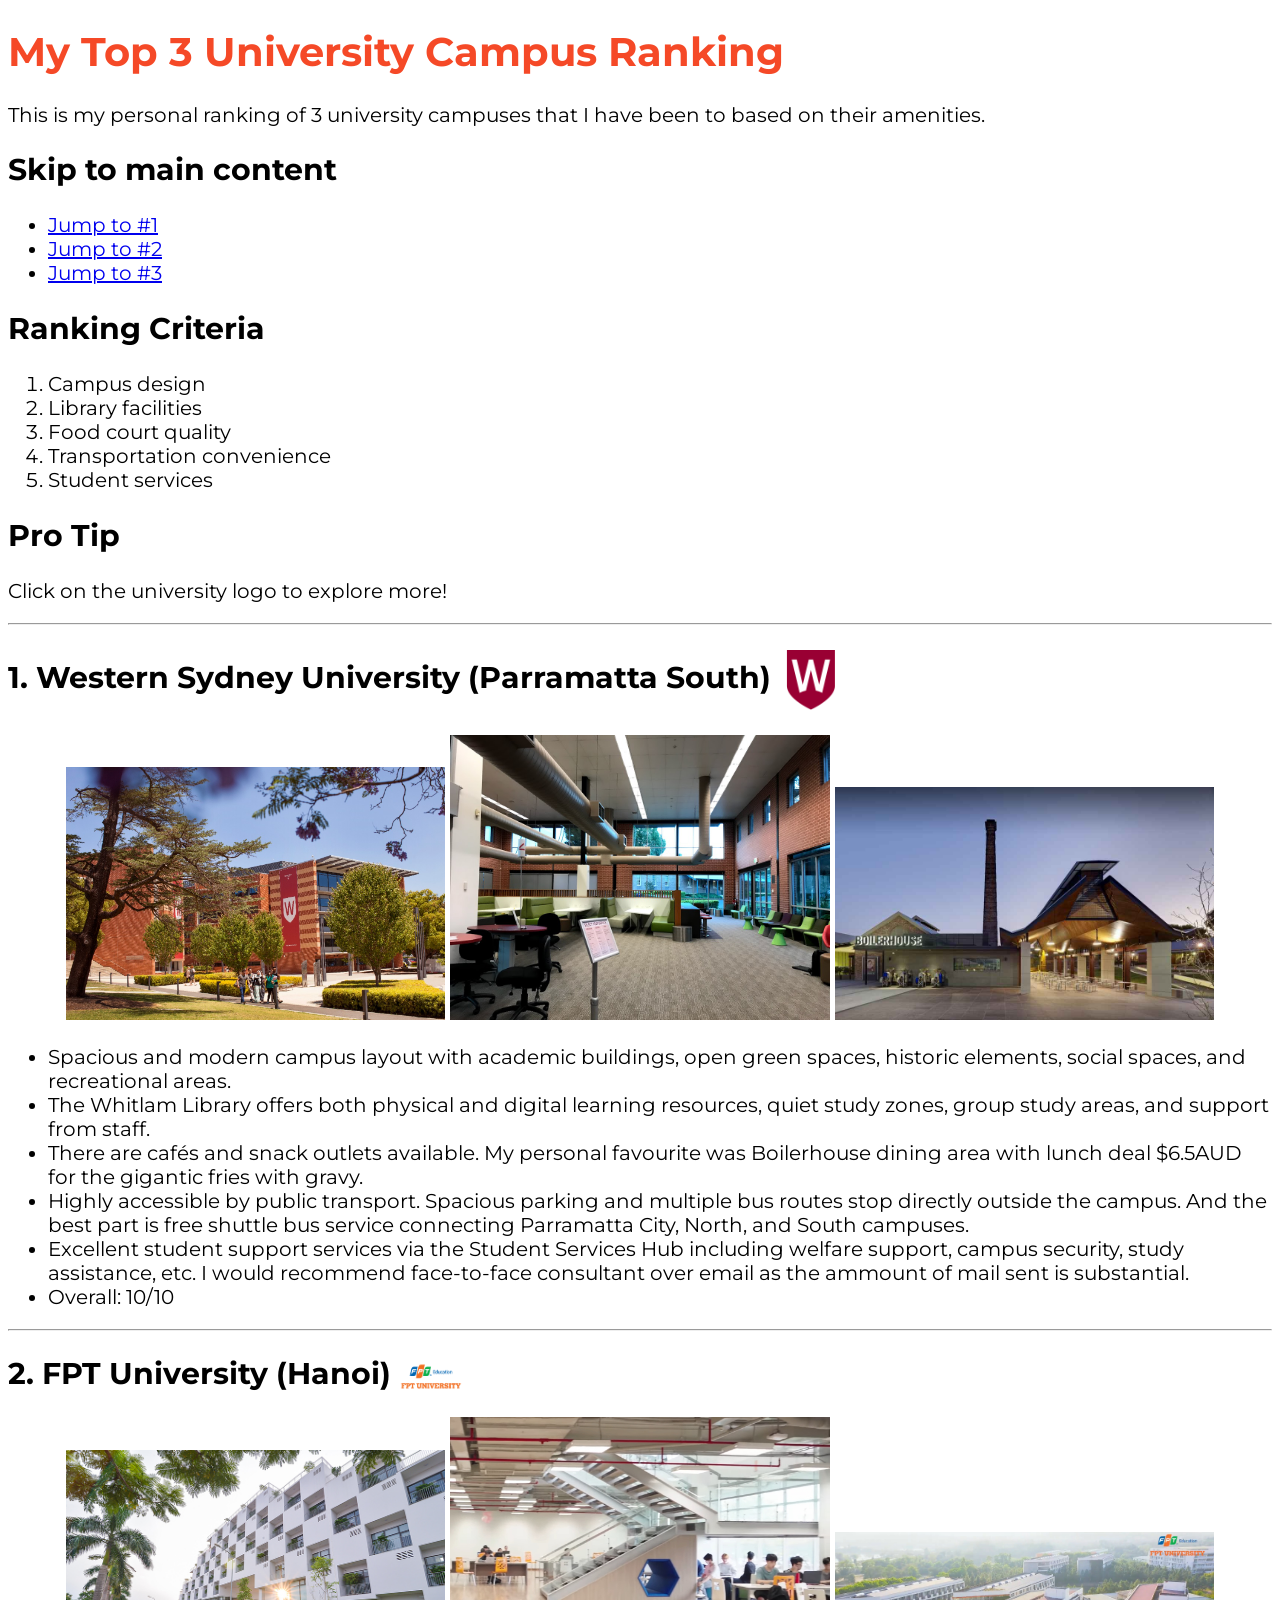
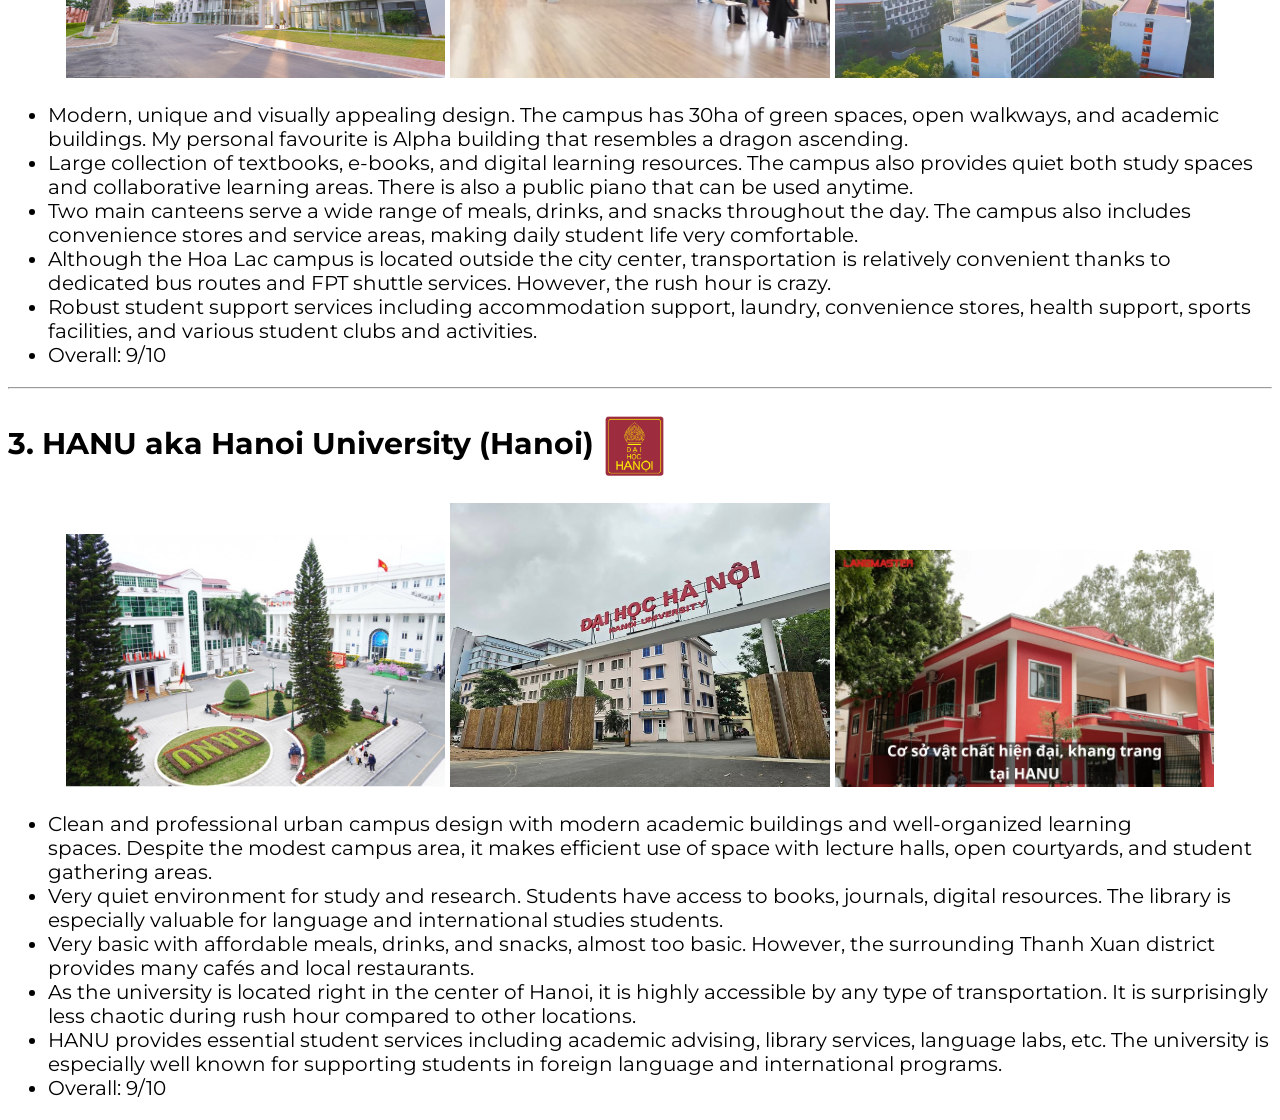
<file: 1. Introduction to HTML5/index.html>
<!--
	Grading Checklist
	doctype, head element, body element
	At least three semantic tags including main and h1
	At least one list with a minimum of three items
	At least three images
	At least one link to an external source
	Validate your site
	Host and share your site
	Peer review 3 other sites

	https://webaim.org/resources/htmlcheatsheet/HTML%20Semantics%20and%20Accessibility%20Cheat%20Sheet.pdf
	-->

	<!DOCTYPE html>
	<html lang = "en">
		<head>
			<meta charset="UTF-8">
			<meta name="viewport" content="width=device-width, initial-scale=1.0">
			<meta http-equiv = "X-UA-Compatible" content = "ie=edge">
			<title>My University List</title>
			<link rel = "stylesheet" href = "assets/stylesheets/main.css">
			<link rel = "icon" type="image/png" href = "assets/icons/education.png">
			<link rel="preconnect" href="https://fonts.googleapis.com">
			<link rel="preconnect" href="https://fonts.gstatic.com" crossorigin>
			<link href="https://fonts.googleapis.com/css2?family=Montserrat:ital,wght@0,100..900;1,100..900&display=swap" rel="stylesheet">
		</head>
		
		<body>
			<header>
				<h1>My Top 3 University Campus Ranking</h1>
				<p>This is my personal ranking of 3 university campuses that I have been to based on their amenities.</p>
			</header>
			
			<nav>
				<h2>Skip to main content</h2>
				<ul>
					<li><a href = "#wsu">Jump to #1</a></li>
					<li><a href = "#fpt">Jump to #2</a></li>
					<li><a href = "#hanu">Jump to #3</a></li>
				</ul>
			</nav>
			
			<section id = "criteria">
				<h2>Ranking Criteria</h2>
				<ol>
					<li>Campus design</li>
					<li>Library facilities</li>
					<li>Food court quality</li>
					<li>Transportation convenience</li>
					<li>Student services</li>
				</ol>
			</section>
			
			<aside id = "tip">
				<h2>Pro Tip</h2>
				<p>Click on the university logo to explore more!</p>
			</aside>
			
			<hr>
			
			<main>
				<section id = "wsu">
					<h2>
						1. Western Sydney University (Parramatta South)
						<a href = "https://www.westernsydney.edu.au/future/our-campuses/parramatta-south-campus" title = "Go to WSU Parramatta South Official Website" target = "_blank">
							<img src = "assets/images/wsu_logo.png" class = "logo" alt = "WSU Logo">
						</a>
					</h2>
					<div class = "campus_img">
						<img src = "assets/images/wsu.jpg" alt = "WSU Parramatta South Campus Front View">
						<img src = "assets/images/whitlam_library.jpg" alt = "WSU Whitlam Library">
						<img src = "assets/images/boiler_house.jpg" alt = "WSU Boilerhouse Side View">
					</div>
					<ul>
						<li>Spacious and modern campus layout with academic buildings, open green spaces, historic elements, social spaces, and recreational areas.</li>
						<li>The Whitlam Library offers both physical and digital learning resources, quiet study zones, group study areas, and support from staff.</li>
						<li>There are cafés and snack outlets available. My personal favourite was Boilerhouse dining area with lunch deal $6.5AUD for the gigantic fries with gravy.</li>
						<li>Highly accessible by public transport. Spacious parking and multiple bus routes stop directly outside the campus. And the best part is free shuttle bus service connecting Parramatta City, North, and South campuses.</li>
						<li>Excellent student support services via the Student Services Hub including welfare support, campus security, study assistance, etc. I would recommend face-to-face consultant over email as the ammount of mail sent is substantial.</li>
						<li>Overall: 10/10</li>
					</ul>
				</section>
				
				<hr>
				
				<section id = "fpt">
					<h2>
						2. FPT University (Hanoi)
						<a href = "https://daihoc.fpt.edu.vn/hn/" title = "Go to FPTU Hanoi Official Website" target = "_blank">
							<img src = "assets/images/fpt_logo.png" alt = "FPTU Logo" class = "logo">
						</a>
					</h2>
					<div class = "campus_img">
						<img src = "assets/images/alpha.jpg" alt = "FPTU Alpha Building">
						<img src = "assets/images/fpt_library.jpeg" alt = "FPTU Library">
						<img src = "assets/images/fpt_dom.jpeg" alt = "FPTU Student Dom">
					</div>
					<ul>
						<li>Modern, unique and visually appealing design. The campus has 30ha of green spaces, open walkways, and academic buildings. My personal favourite is Alpha building that resembles a dragon ascending.</li>
						<li>Large collection of textbooks, e-books, and digital learning resources. The campus also provides quiet both study spaces and collaborative learning areas. There is also a public piano that can be used anytime.</li>
						<li>Two main canteens serve a wide range of meals, drinks, and snacks throughout the day. The campus also includes convenience stores and service areas, making daily student life very comfortable.</li>
						<li>Although the Hoa Lac campus is located outside the city center, transportation is relatively convenient thanks to dedicated bus routes and FPT shuttle services. However, the rush hour is crazy.</li>
						<li>Robust student support services including accommodation support, laundry, convenience stores, health support, sports facilities, and various student clubs and activities.</li>
						<li>Overall: 9/10</li>
					</ul>
				</section>
				
				<hr>
				
				<section id = "hanu">
					<h2>
						3. HANU aka Hanoi University (Hanoi)
						<a href = "https://hanu.vn/" title = "Go to HANU Official website">
							<img src = "assets/images/hanu_logo.png" class = "logo" alt = "HANU Logo" target = "_blank">
						</a>
					</h2>
					<div class = "campus_img">
						<img src = "assets/images/hanu_top_view.webp" alt = "HANU Main Campus">
						<img src = "assets/images/hanu_entrance.jpg" alt = "HANU Entrance">
						<img src = "assets/images/hanu_library.webp" alt = "Student Dom">
					</div>
					<ul>
						<li>Clean and professional urban campus design with modern academic buildings and well-organized learning spaces. Despite the modest campus area, it makes efficient use of space with lecture halls, open courtyards, and student gathering areas.</li>
						<li>Very quiet environment for study and research. Students have access to books, journals, digital resources. The library is especially valuable for language and international studies students.</li>
						<li>Very basic with affordable meals, drinks, and snacks, almost too basic. However, the surrounding Thanh Xuan district provides many cafés and local restaurants.</li>
						<li>As the university is located right in the center of Hanoi, it is highly accessible by any type of transportation. It is surprisingly less chaotic during rush hour compared to other locations.</li>
						<li>HANU provides essential student services including academic advising, library services, language labs, etc. The university is especially well known for supporting students in foreign language and international programs.</li>
						<li>Overall: 9/10</li>
					</ul>
				</section>
				
			</main>
			
		</body>

	</html>
</file>
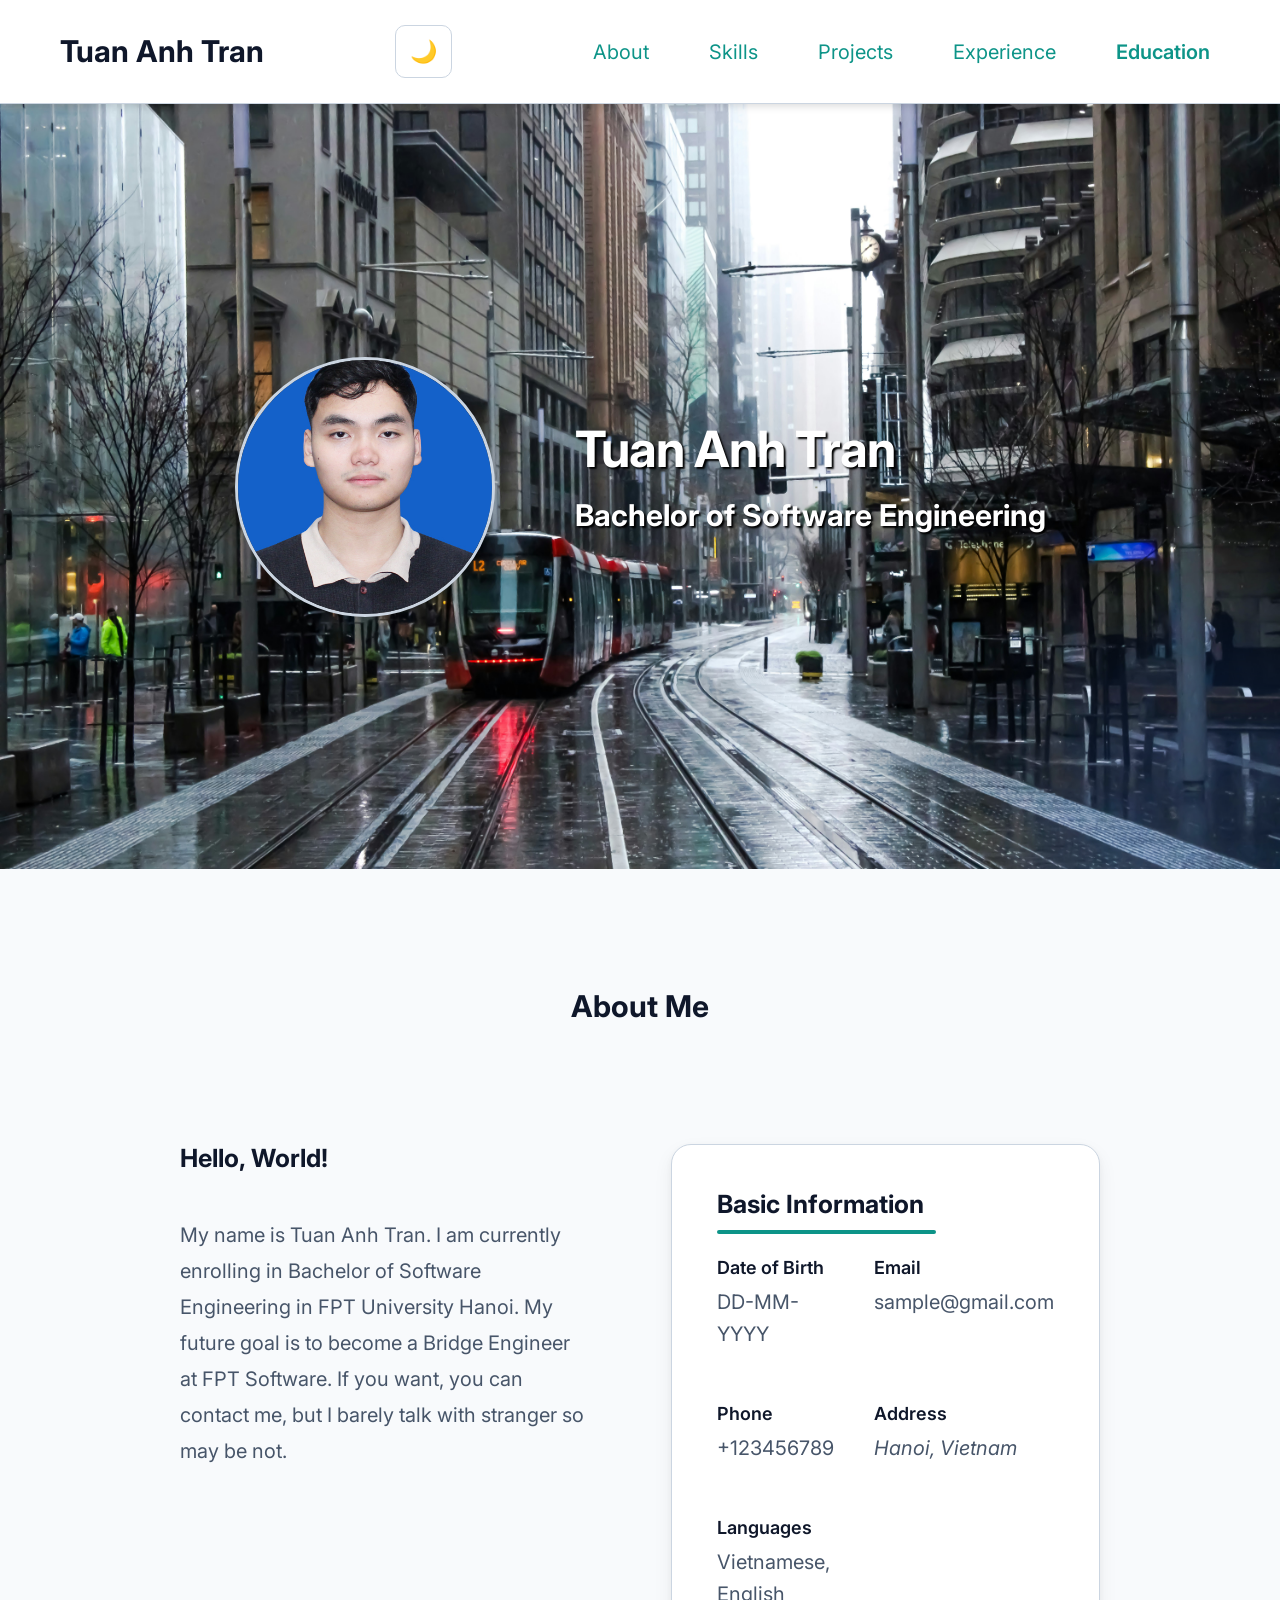
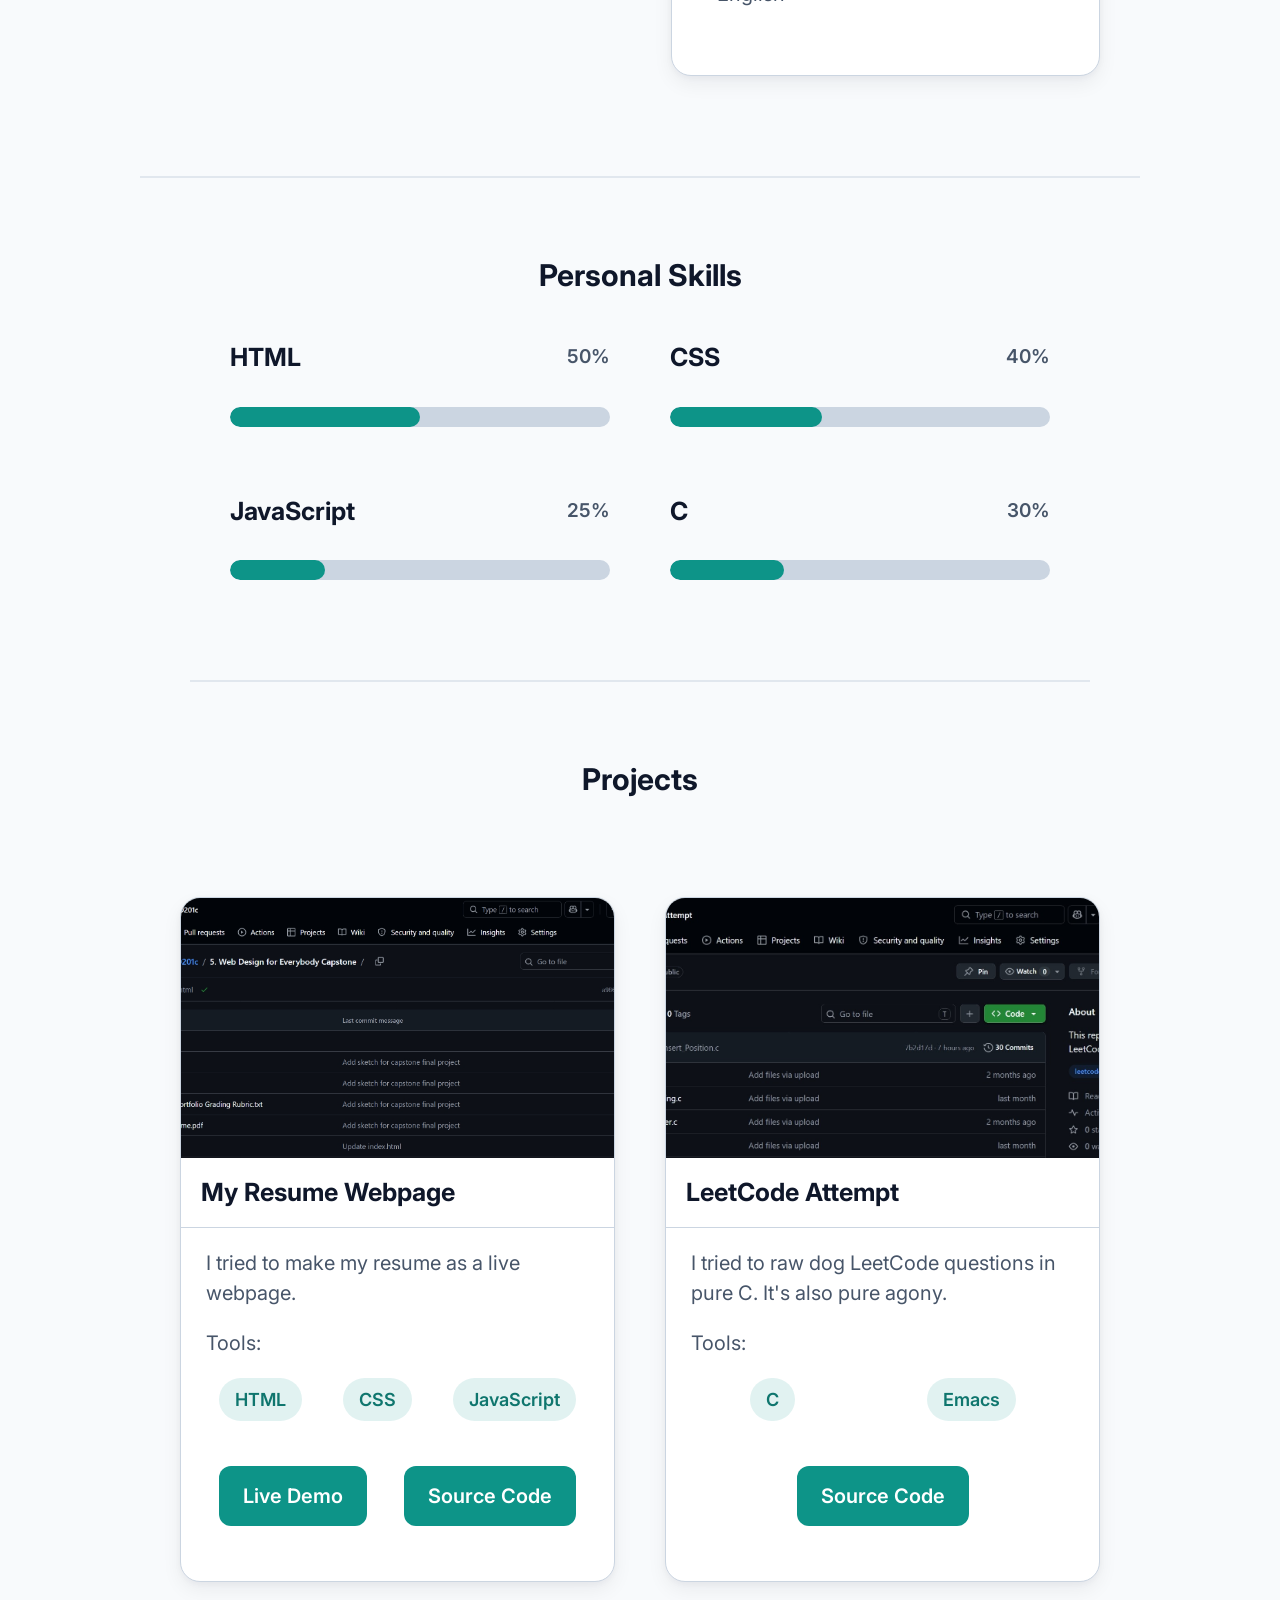
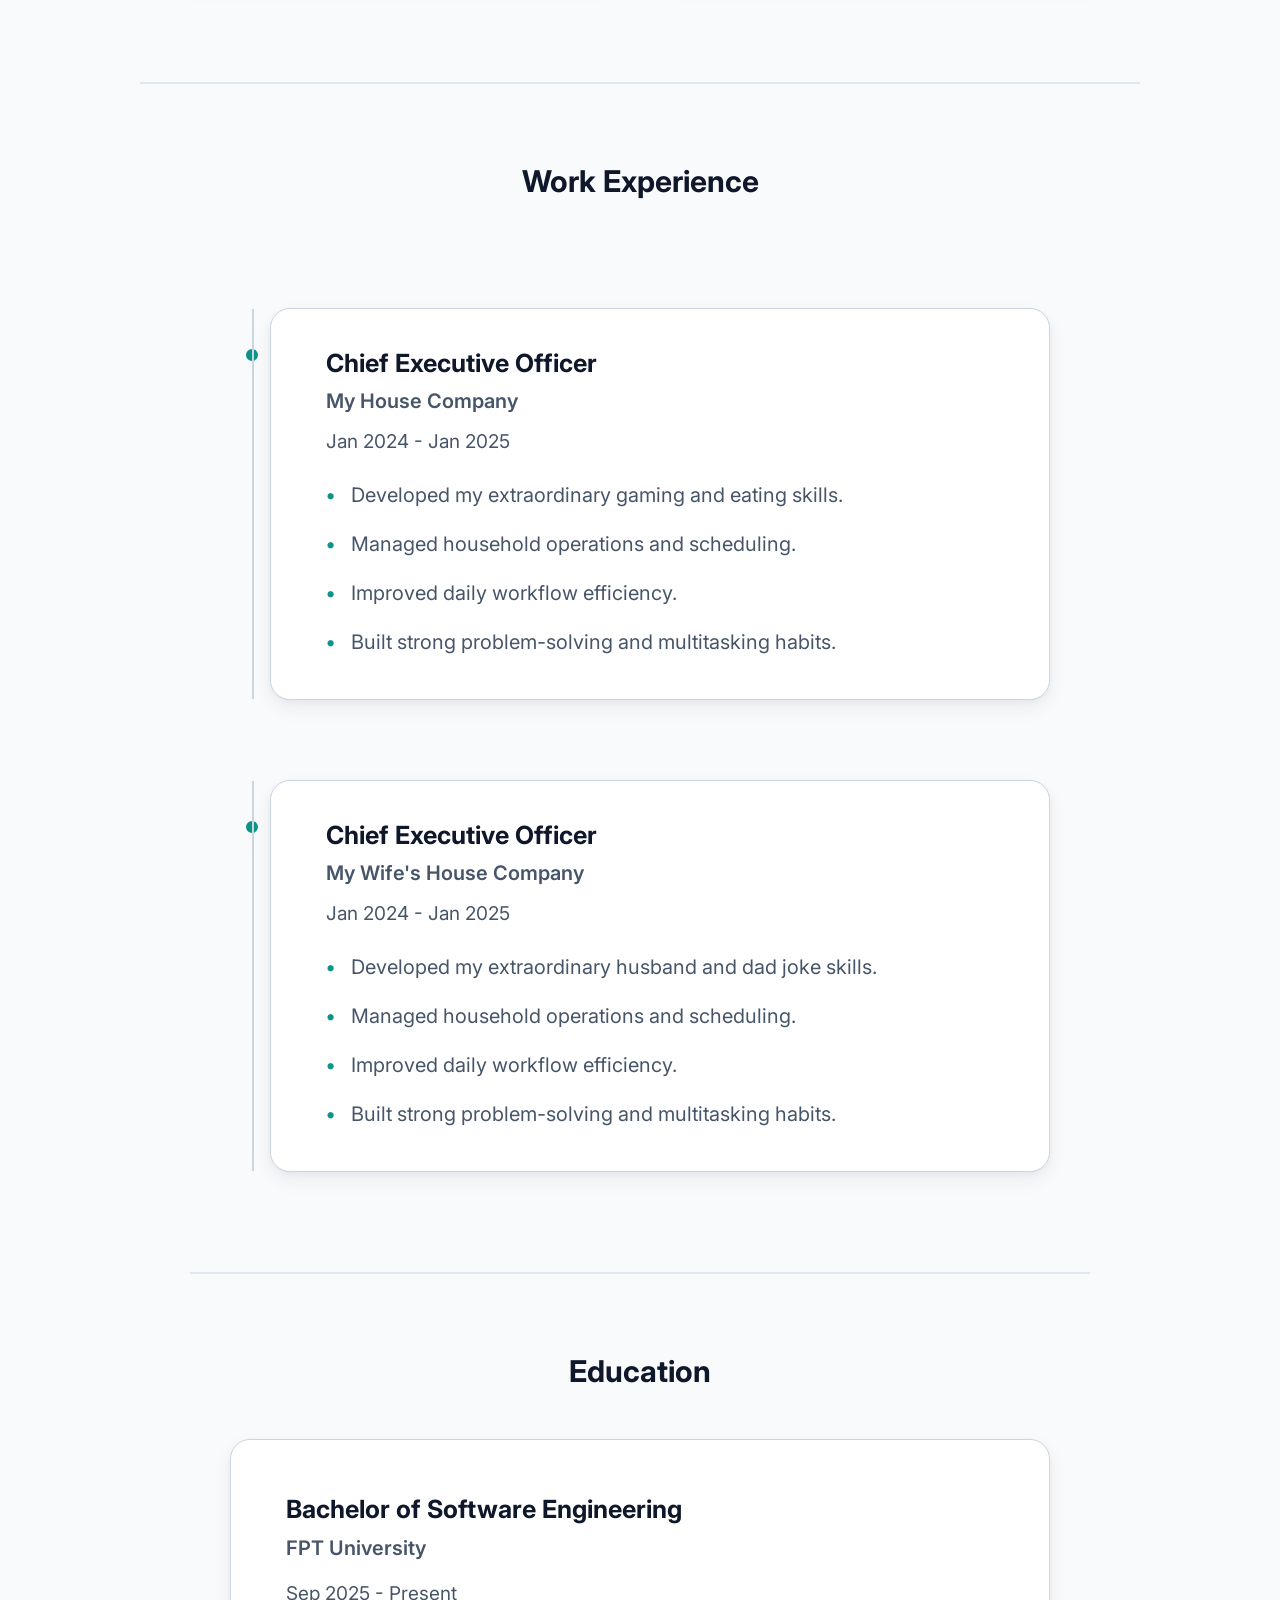
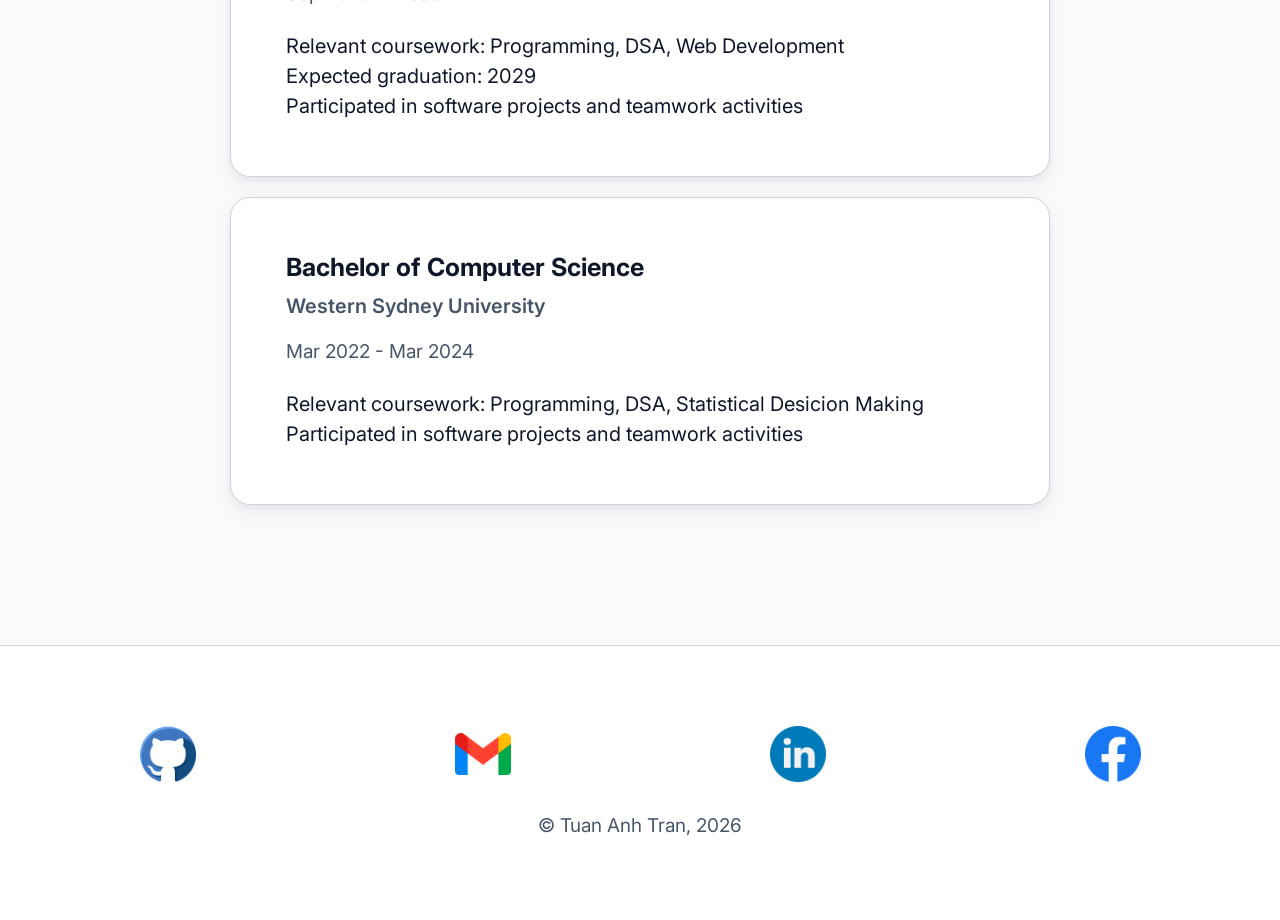
<file: 5. Web Design for Everybody Capstone/index.html>
<!DOCTYPE html>
<html lang = "en">
<head>
	<meta charset="UTF-8">
	<meta name="viewport" content="width=device-width, initial-scale=1.0">
	<title>Tuan Anh Tran Resume Webpage</title>
	<link rel="icon" href="images/user-profile.png" type="image/x-icon">
	<link rel="stylesheet" href="stylesheets/main.css">
	<script src="js/script.js" defer></script>
	
	<link rel="preconnect" href="https://fonts.googleapis.com">
	<link rel="preconnect" href="https://fonts.gstatic.com" crossorigin>
	<link href="https://fonts.googleapis.com/css2?family=Inter:ital,opsz,wght@0,14..32,100..900;1,14..32,100..900&display=swap" rel="stylesheet">
</head>

<body>
	<a href="#main" id="skip_link">Skip to main content</a>

	<nav id="nav_bar">
		<h2 class="nav_name">Tuan Anh Tran</h2>
		
		<button
			class="theme_toggle"
			aria-label="Toggle dark mode"
			aria-pressed="false"
			type="button">
			&#x1F319;
		</button>

		<button
			class="nav_toggle"
			aria-label="Toggle navigation"
			aria-expanded="false"
			aria-controls="nav_menu" type="button">
			&#9776;
		</button>

		<ul
			id="nav_menu"
			class="nav_menu"
			aria-hidden="true">

			<li><a href="#about">About</a></li>
			<li><a href="#skills">Skills</a></li>
			<li><a href="#projects">Projects</a></li>
			<li><a href="#xp">Experience</a></li>
			<li><a href="#education">Education</a></li>
		</ul>
	</nav>

	<header id="overview">
		<section>
			<img src="images/ID.JPG" alt = "My ID Photo">

				<div class="overview_content">
					<h1>Tuan Anh Tran</h1>
					<h2>Bachelor of Software Engineering</h2>
				</div>
		</section>
	</header>

	<main id="main">
		<section id="about">
			<h2>About Me</h2>

			<div class="about_content">
				<h3>Hello, World!</h3>
				<p>
					My name is Tuan Anh Tran. I am currently enrolling in Bachelor of Software Engineering in FPT University Hanoi. My future goal is to become a Bridge Engineer at FPT Software. If you want, you can contact me, but I barely talk with stranger so may be not.
				</p>
			</div>

			<div class="about_info">
				<h3>Basic Information</h3>

				<dl>
					<div class="info_item">
						<dt>Date of Birth</dt>
						<dd>DD-MM-YYYY</dd>
					</div>
					
					<div class="info_item">
						<dt>Email</dt>
						<dd>sample@gmail.com</dd>
					</div>

					<div class="info_item">
						<dt>Phone</dt>
						<dd>+123456789</dd>
					</div>
					
					<div class="info_item">
						<dt>Address</dt>
						<dd><address>Hanoi, Vietnam</address></dd>
					</div>
					
					<div class="info_item">
						<dt>Languages</dt>
						<dd>Vietnamese, English</dd>
					</div>
				</dl>
			</div>
		</section>

		<section id="skills">
			<h2>Personal Skills</h2>

			<ul>
				<li>
					<div class="skill_label">
						<h3>HTML</h3>
						<span>50%</span>
					</div>

					<div
						class="skill_bar"
						role="progressbar"
						aria-label="HTML skill level"
						aria-valuenow="50"
						aria-valuemin="0"
						aria-valuemax="100">

						<div class="skill_fill html"></div>
					</div>
				</li>

				<li>
					<div class="skill_label">
						<h3>CSS</h3>
						<span>40%</span>
					</div>

					<div
						class="skill_bar"
						role="progressbar"
						aria-label="CSS skill level"
						aria-valuenow="40"
						aria-valuemin="0"
						aria-valuemax="100">

						<div class="skill_fill css"></div>
					</div>
				</li>

				<li>
					<div class="skill_label">
						<h3>JavaScript</h3>
						<span>25%</span>
					</div>

					<div
						class="skill_bar"
						role="progressbar"
						aria-label="JavaScript skill level"
						aria-valuenow="25"
						aria-valuemin="0"
						aria-valuemax="100">

						<div class="skill_fill js"></div>
					</div>
				</li>

				<li>
					<div class="skill_label">
						<h3>C</h3>
						<span>30%</span>
					</div>

					<div
						class="skill_bar"
						role="progressbar"
						aria-label="C programming skill level"
						aria-valuenow="30"
						aria-valuemin="0"
						aria-valuemax="100">

						<div class="skill_fill c"></div>
					</div>
				</li>
			</ul>
		</section>

		<section id="projects">
			<h2>Projects</h2>

			<article class="project project1">
				<figure>
					<img src="images/github_web.jpeg" alt="Homepage preview of personal resume website">
					<figcaption><h3>My Resume Webpage</h3></figcaption>
				</figure>

				<p>I tried to make my resume as a live webpage.</p>

				<p>Tools:</p>
				<ul>
					<li>HTML</li>
					<li>CSS</li>
					<li>JavaScript</li>
				</ul>
				
				<div class="project_links">
					<p>
						<a href="https://tankank.github.io/WED201c/5.%20Web%20Design%20for%20Everybody%20Capstone"
						   target="_blank"
						   rel="noopener noreferrer">
							Live Demo
						</a>
					</p>

					<p>
						<a href="https://github.com/TankAnk/WED201c/tree/main/5.%20Web%20Design%20for%20Everybody%20Capstone"
						   target="_blank"
						   rel="noopener noreferrer">
							Source Code
						</a>
					</p>
				</div>
			</article>

			<article class="project project2">
				<figure>
					<img src="images/github_leetcode.jpeg" alt="Screenshot of LeetCode attempt project">
					<figcaption><h3>LeetCode Attempt</h3></figcaption>
				</figure>

				<p>I tried to raw dog LeetCode questions in pure C. It's also pure agony.</p>

				<p>Tools:</p>
				<ul>
					<li>C</li>
					<li>Emacs</li>
				</ul>
				
				<div class="project_links">
					<p>
						<a href="https://github.com/TankAnk/LeetCode_Attempt"
						   target="_blank"
						   rel="noopener noreferrer">
							Source Code
						</a>
					</p>
				</div>
			</article>
		</section>

		<section id="xp">
			<h2>Work Experience</h2>

			<article class="job job1">
				<h3>Chief Executive Officer</h3>
				<p>My House Company</p>
				<p>
					<time datetime="2024-01">Jan 2024</time> -
					<time datetime="2025-01">Jan 2025</time>
				</p>
				<ul class="job_achievements">
					<li>Developed my extraordinary gaming and eating skills.</li>
					<li>Managed household operations and scheduling.</li>
					<li>Improved daily workflow efficiency.</li>
					<li>Built strong problem-solving and multitasking habits.</li>
				</ul>
			</article>

			<article class="job job2">
				<h3>Chief Executive Officer</h3>
				<p>My Wife's House Company</p>
				<p>
					<time datetime="2024-01">Jan 2024</time> -
					<time datetime="2025-01">Jan 2025</time>
				</p>
				<ul class="job_achievements">
					<li>Developed my extraordinary husband and dad joke skills.</li>
					<li>Managed household operations and scheduling.</li>
					<li>Improved daily workflow efficiency.</li>
					<li>Built strong problem-solving and multitasking habits.</li>
				</ul>
			</article>
		</section>

		<section id="education">
			<h2>Education</h2>

			<article class="uni uni1">
				<h3>Bachelor of Software Engineering</h3>
				<p>FPT University</p>

				<p>
					<time datetime="2025-09">Sep 2025</time> - Present
				</p>

				<ul class="edu_details">
					<li>Relevant coursework: Programming, DSA, Web Development</li>
					<li>Expected graduation: 2029</li>
					<li>Participated in software projects and teamwork activities</li>
				</ul>
			</article>
			
			<article class="uni uni2">
				<h3>Bachelor of Computer Science</h3>
				<p>Western Sydney University</p>

				<p>
					<time datetime="2022-03">Mar 2022</time> - <time datetime="2024-03">Mar 2024</time>
				</p>

				<ul class="edu_details">
					<li>Relevant coursework: Programming, DSA, Statistical Desicion Making</li>
					<li>Participated in software projects and teamwork activities</li>
				</ul>
			</article>
		</section>

	</main>

	<footer>
		<nav aria-label="Contact and Social Links">
			<a href="https://github.com/TankAnk" aria-label="GitHub profile" target="_blank" rel="noopener noreferrer">
				<img src="images/github.png" alt="GitHub Profile">
			</a>

			<a href="mailto:trantuananh14082003@gmail.com" aria-label="Gmail Address"> 
				<img src="images/gmail.png" alt="Send Email">
			</a>

			<a href="https://www.linkedin.com/in/tuan-anh-tran-63315b25b" aria-label="LinkedIn profile"
			   target="_blank"
			   rel="noopener noreferrer">
				<img src="images/linkedin.png" alt="LinkedIn Profile">
			</a>

			<a href="https://www.facebook.com/tuanannh.tran.35" aria-label="Facebook profile"
			   target="_blank"
			   rel="noopener noreferrer">
				<img src="images/facebook.png" alt="Facebook Profile">
			</a>
		</nav>

		<p>&copy; Tuan Anh Tran, 2026</p>
	</footer>
</body>
</html>
</file>
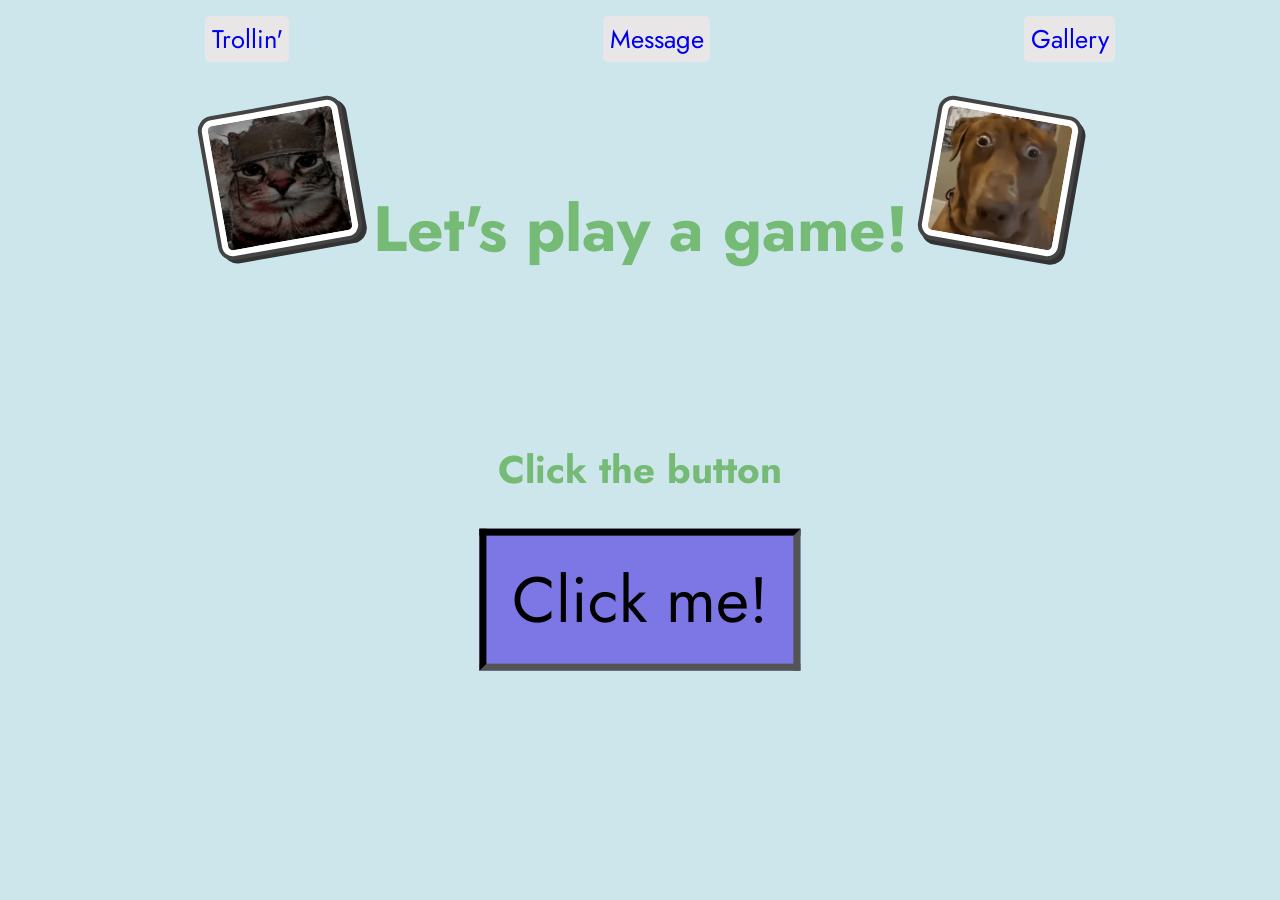
<file: 2. Introduction to CSS3/Final_Project/index.html>
<!DOCTYPE html>
<html lang = "en">
<head>
	<meta charset="UTF-8">
	<meta name="viewport" content="width=device-width, initial-scale=1.0">
	<meta http-equiv="X-UA-Compatible" content="ie=edge">
	<title>A little bit trollin'</title>
	<link rel="stylesheet" href="assets/stylesheets/index.css">
	<link rel="icon" type="image/x-icon" href="assets/images/war_cat.png">

	<link rel="preconnect" href="https://fonts.googleapis.com">
	<link rel="preconnect" href="https://fonts.gstatic.com" crossorigin>
	<link href="https://fonts.googleapis.com/css2?family=Jost:ital,wght@0,100..900;1,100..900&display=swap" rel="stylesheet">
	</head>


<body>

	<header>
		<a href="#main" class = "skip_link">Skip to Main Content</a>
		<nav>
			<ul>
				<li><a href="index.html">Trollin'</a></li>
				<li><a href="message.html">Message</a></li>
				<li><a href="gallery.html">Gallery</a></li>
			</ul>
		</nav>
		
		<h1>
			<img src = "assets/images/war_cat.png" alt = "Funny Cat Meme" id = "cat">
			Let's play a game!
			<img src = "assets/images/terrified_dog.jpg" alt = "Funny Dog Meme" id = "dog">
		</h1>
	</header>
	
	<main id = "main">
		<section id = "prank_zone">
			<h2>Click the button</h2>
			<button id="prank_button">Click me!</button>
		</section>
	</main>
	
	<script>
		//This JS code is generated by ChatGPT
		let count = 0;

		const zone = document.getElementById("prank_zone");
		const heading = zone.querySelector("h2");

		zone.addEventListener("click", function() {
		  count++;

		  // Bigger movement range (almost full screen)
		  const maxX = window.innerWidth - zone.offsetWidth;
		  const maxY = window.innerHeight - zone.offsetHeight;

		  const x = Math.random() * maxX;
		  const y = Math.random() * maxY;

		  zone.style.left = x + "px";
		  zone.style.top = y + "px";
		  zone.style.transform = "translate(0, 0)";

		  // Text progression (more steps now)
		  if (count === 2) heading.textContent = "Again";
		  if (count === 4) heading.textContent = "AGAIN!";
		  if (count === 6) heading.textContent = "A G A I N ! ! !";
		  if (count === 7) heading.textContent = "Last one. Trust.";

		  // Redirect after 8 clicks
		  if (count === 8) {
			window.location.href = "message.html";
		  }
		});
	</script>
</body>
</html>
</file>
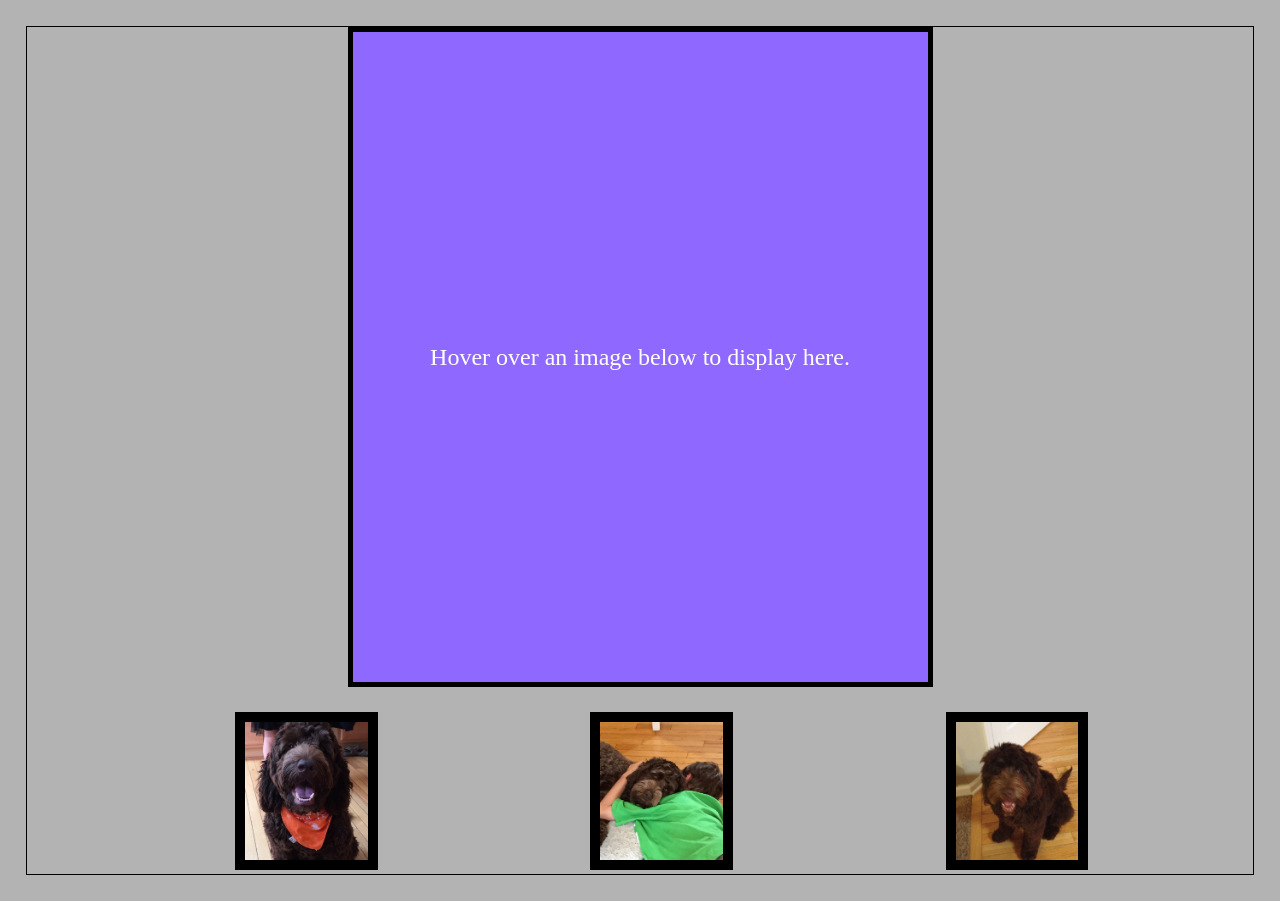
<file: 3. Interactivity with JavaScript/Homework_1/index.html>
<!DOCTYPE html>
<html lang="en">
<head>
	<meta charset="UTF-8">
	<title>Photo Gallery</title>
	<link rel="stylesheet" href="assets/gallery.css">
	<script src = "assets/gallery.js" defer></script>
</head>
<body>
	
	<div id = "image">
		Hover over an image below to display here.
	</div>
	
	<img class = "preview" alt = "Styling with a Bandana" src = "assets/images/bacon.jpg" onmouseover = "upDate(this)" onmouseout = "unDo()">
	
	<img class = "preview" alt = "With My Boy" src = "assets/images/bacon2.jpg" onmouseover = "upDate(this)" onmouseout = "unDo()">
	
	<img class = "preview" src = "assets/images/bacon3.jpg" alt = "Young Puppy" onmouseover = "upDate(this)" onmouseout = "unDo()">

</body>
</html>
</file>
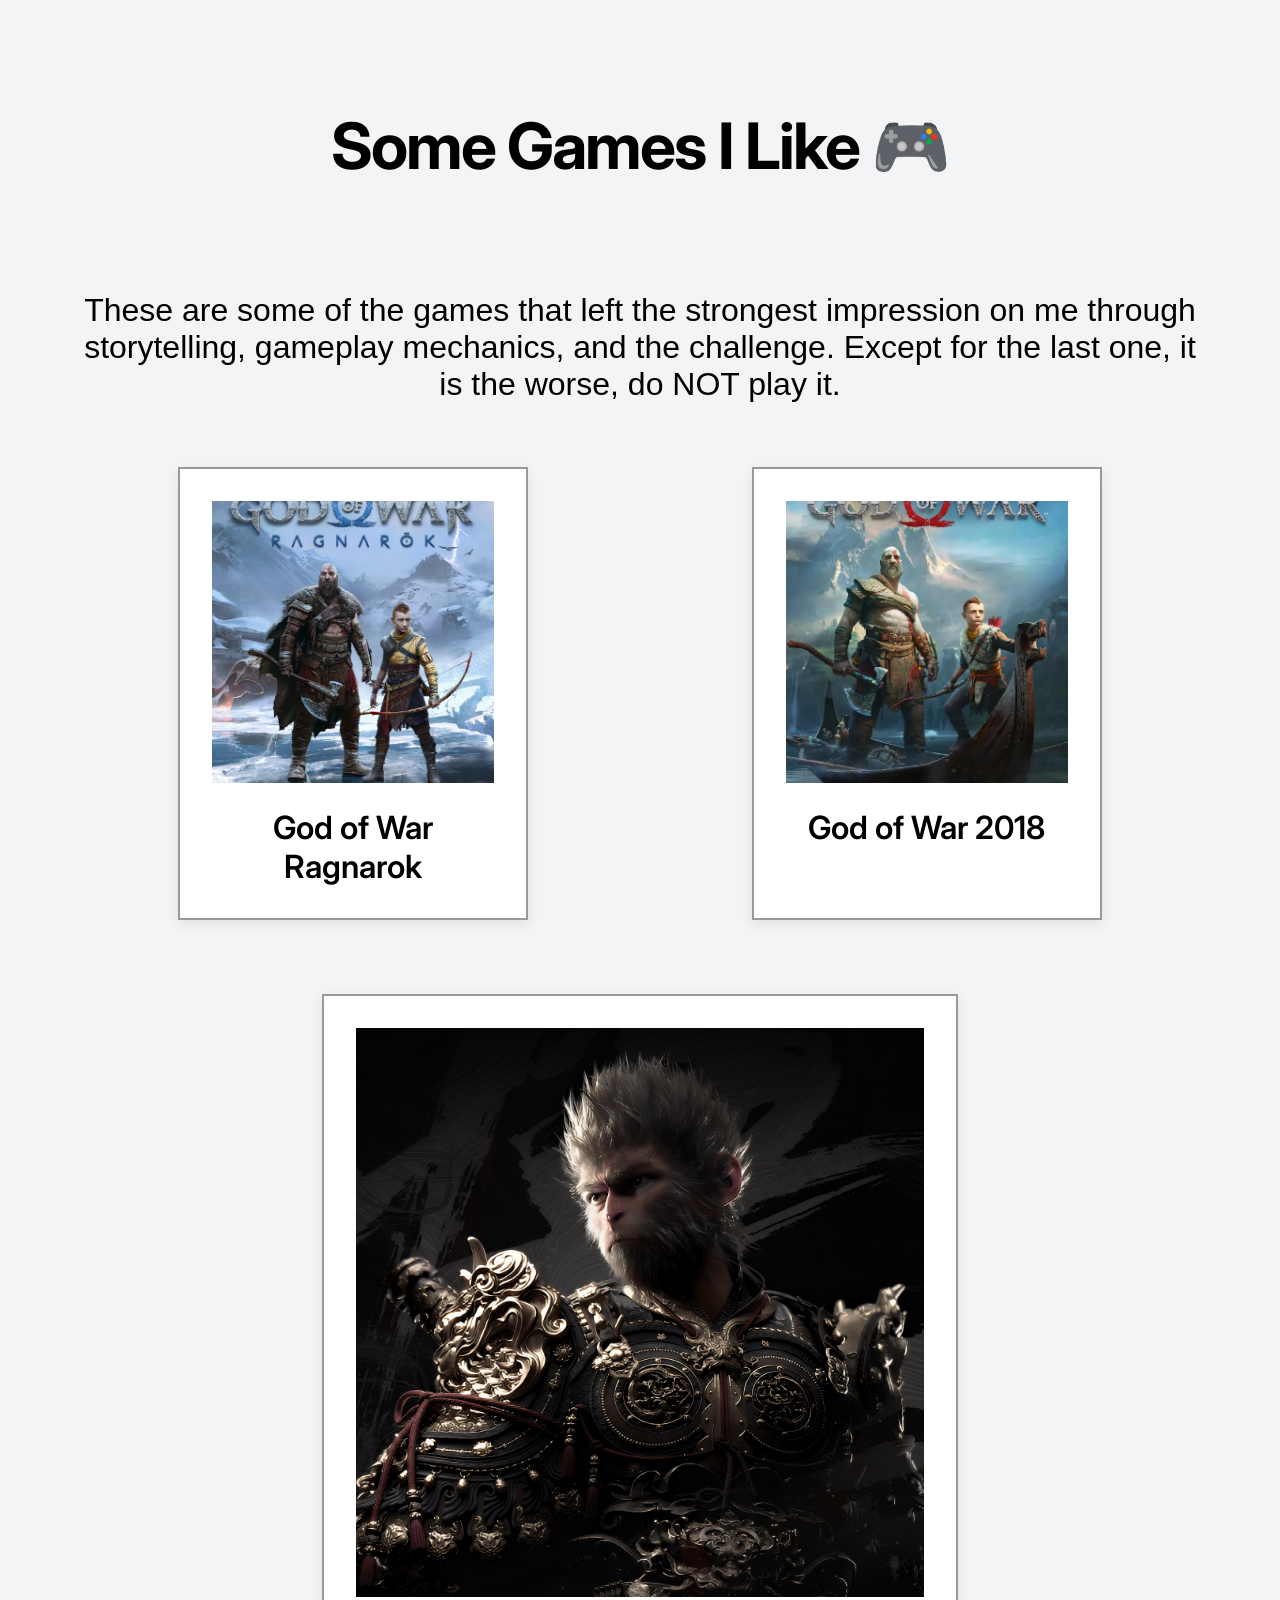
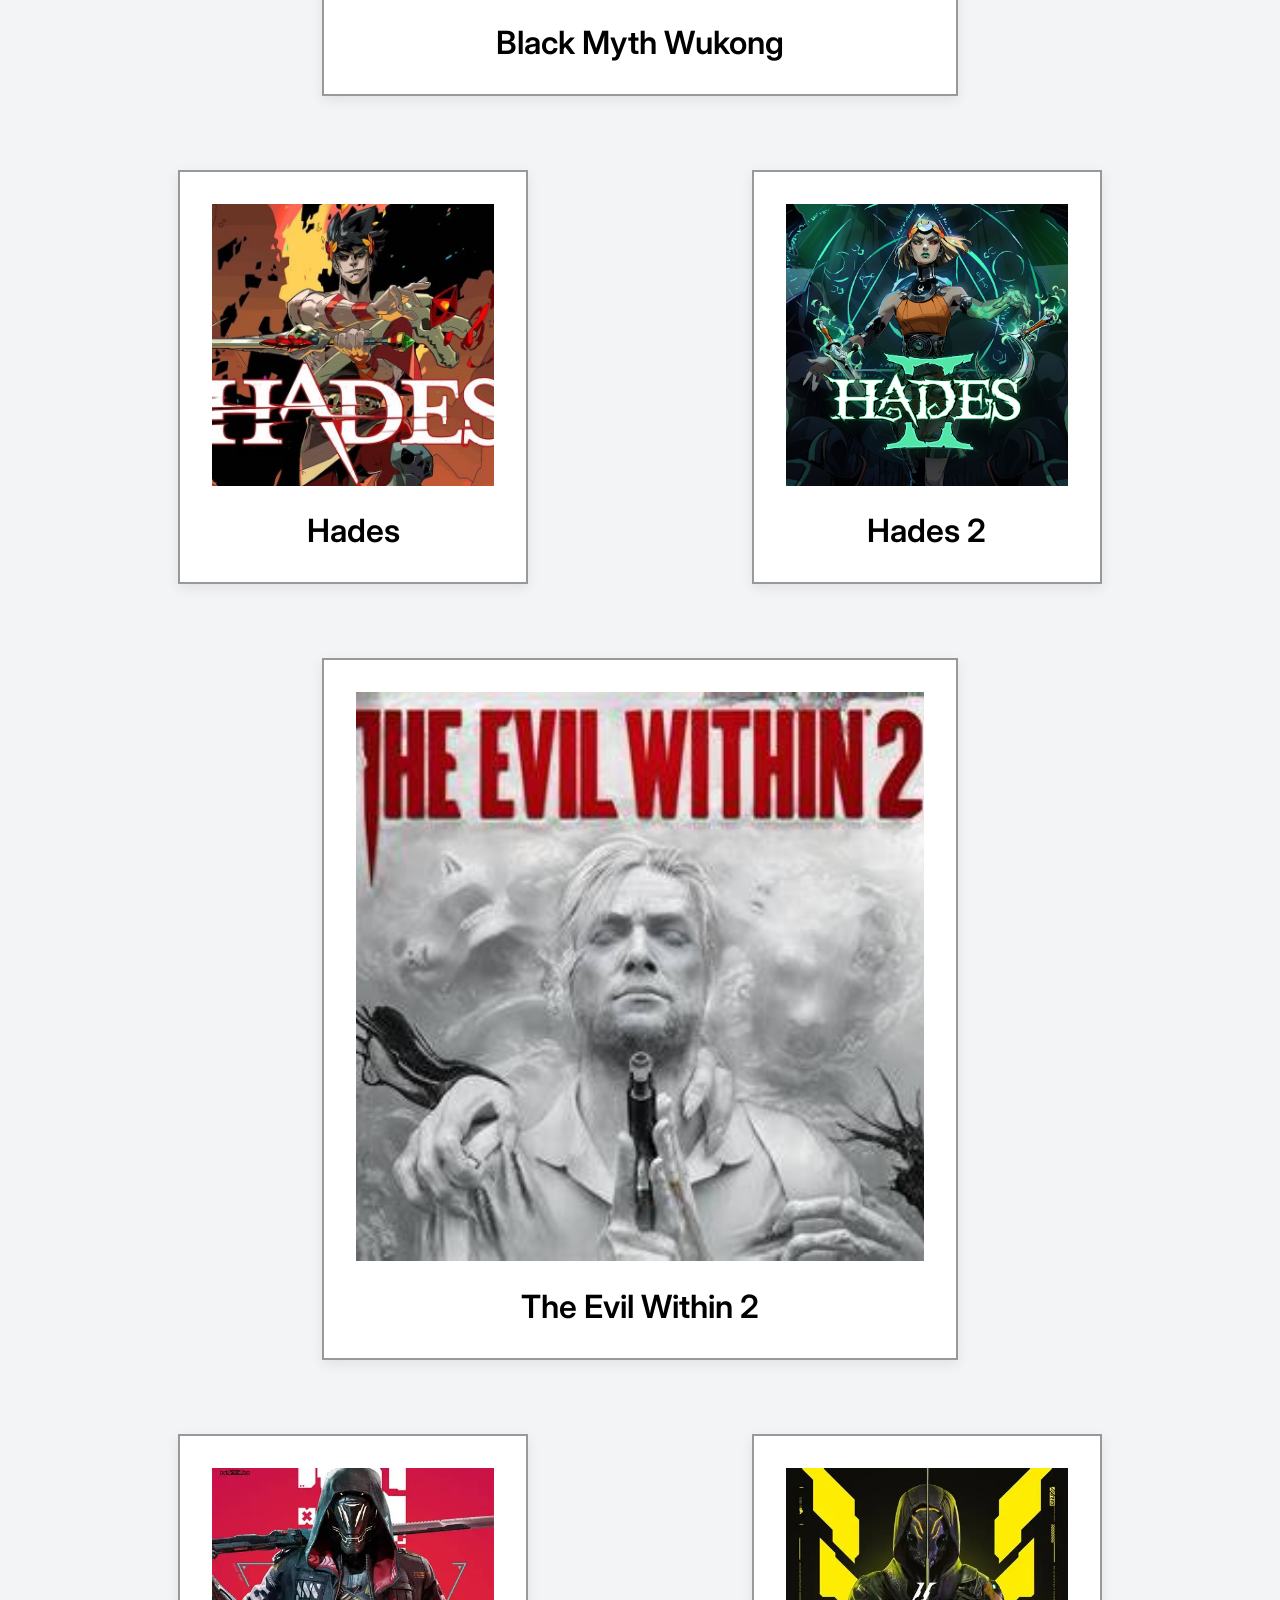
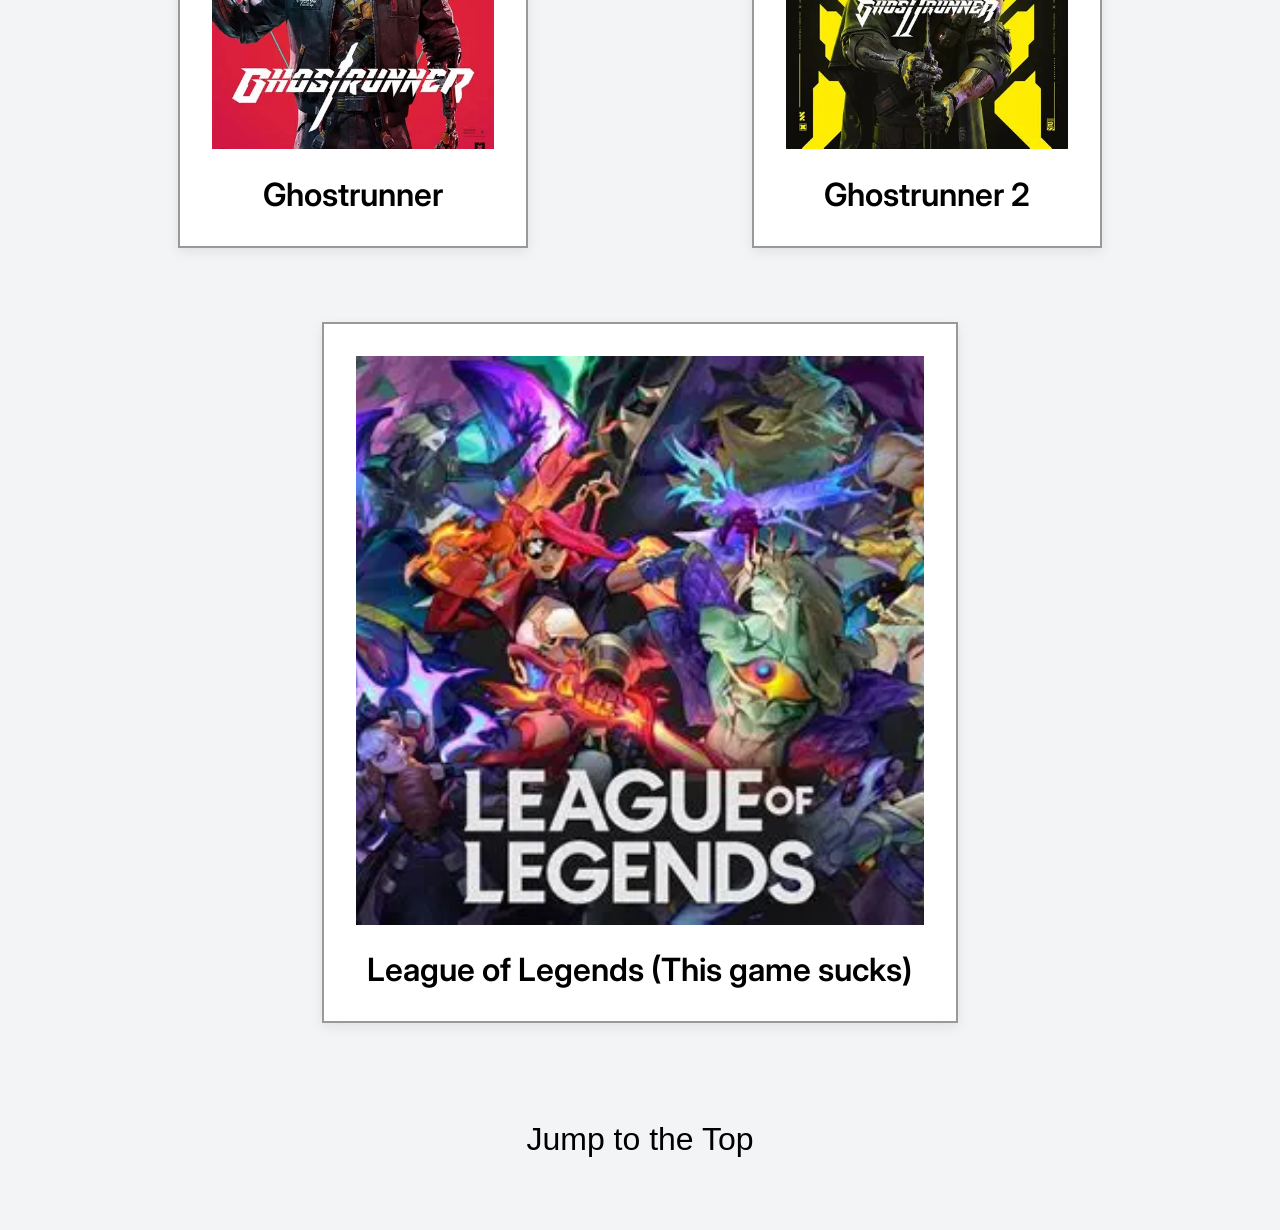
<file: 4. Advanced Styling with Responsive Design/Final_Project/index.html>
<!DOCTYPE html>
<html lang="en">

<head>
  <meta charset="UTF-8">
  <meta http-equiv="X-UA-Compatible" content="IE=edge">
  <meta name="viewport" content="width=device-width, initial-scale=1.0">
  <title>Favourite Games</title>
  <link rel="stylesheet" href="css/style.css">
  <link rel="icon" href="images/joystick.png" type="image/x-icon">
  
	<link rel="preconnect" href="https://fonts.googleapis.com">
	<link rel="preconnect" href="https://fonts.gstatic.com" crossorigin>
	<link href="https://fonts.googleapis.com/css2?family=Inter:ital,opsz,wght@0,14..32,100..900;1,14..32,100..900&display=swap" rel="stylesheet">
</head>

<body>
  <header>
    <h1 id="top">Some Games I Like &#x1F3AE;</h1>
  </header>

  <main>
    <p>These are some of the games that left the strongest impression on me through storytelling, gameplay mechanics, and the challenge. Except for the last one, it is the worse, do NOT play it.</p>
    
    <div class = "grid">
        <figure>
        <img src="images/gow_ragnrok.avif" alt="God of War Ragnarok">
        <figcaption>God of War Ragnarok</figcaption>
        </figure>
        <figure>
        <img src="images/gow_2018.jpg" alt="God of War 2018">
        <figcaption>God of War 2018</figcaption>
        </figure>
		<figure>
        <img src="images/black_myth_wukong.jpg" alt="Black Myth Wukong">
        <figcaption>Black Myth Wukong</figcaption>
        </figure>
        <figure>
        <img src="images/hades.avif" alt="Hades">
        <figcaption>Hades</figcaption>
        </figure>
        <figure>
        <img src="images/hades_2.png" alt="Hades 2">
        <figcaption>Hades 2</figcaption>
        </figure>
        <figure>
        <img src="images/the_evil_within_2.jpg" alt="The Evil Within 2">
        <figcaption>The Evil Within 2</figcaption>
        </figure>
        <figure>
        <img src="images/ghost_runner.webp" alt="Ghostrunner">
        <figcaption>Ghostrunner</figcaption>
        </figure>
        <figure>
        <img src="images/ghost_runner_2.webp" alt="Ghostrunner 2">
        <figcaption>Ghostrunner 2</figcaption>
        </figure><figure>
        <img src="images/lol.webp" alt="League of Legends">
        <figcaption>League of Legends (This game sucks)</figcaption>
        </figure>
    </div>
  </main>

  <footer>
    <a href="#top">Jump to the Top</a>
  </footer>
</body>

</html>
</file>
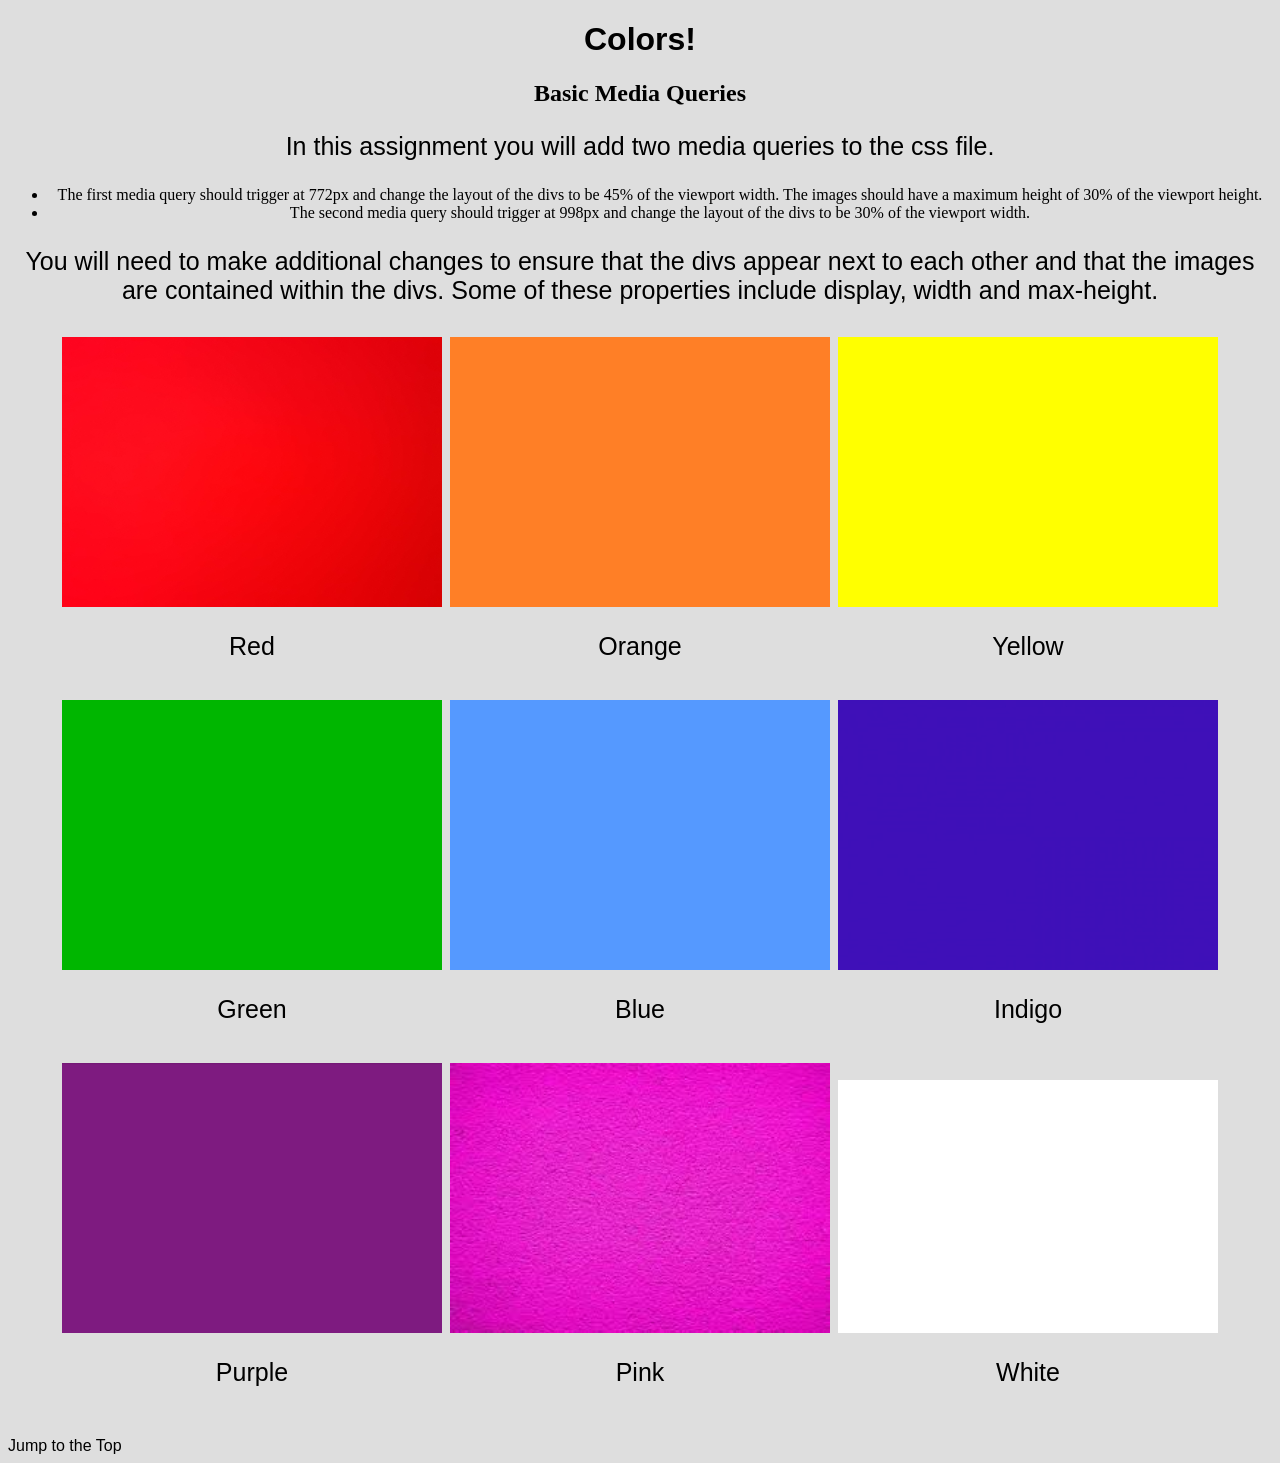
<file: 4. Advanced Styling with Responsive Design/Homework_Week_2/Homework_Week_2/index.html>
<!DOCTYPE html>
<html lang="en">

<head>
  <meta charset="UTF-8">
  <meta http-equiv="X-UA-Compatible" content="IE=edge">
  <meta name="viewport" content="width=device-width, initial-scale=1.0">
  <title>Colors</title>
  <link rel="stylesheet" href="assets/css/style.css">
</head>

<body>
  <header>
    <h1 id="top">Colors!</h1>
  </header>

  <main>
    <h2>Basic Media Queries</h2>
    <p>In this assignment you will add two media queries to the css file.</p>
    <ul>
      <li>The first media query should trigger at 772px and change the layout of the divs to be 45% of the viewport width. The images should have a maximum height of 30% of the viewport height.</li>

      <li>The second media query should trigger at 998px and change the layout of the divs to be 30% of the viewport width.</li>
    </ul>
    <p>You will need to make additional changes to ensure that the divs appear next to each other and that the images are contained within the divs.  Some of these properties include display, width and max-height.</p>

    <div>
      <img src="assets/images/Red.jpeg" alt="Red" width="200">
      <p class = "label">Red</p>
    </div>
    <div>
      <img src="assets/images/Orange.png" alt="Orange" width="200">
      <p class = "label">Orange</p>
    </div>
    <div>
      <img src="assets/images/Yellow.png" alt="Yellow" width="200">
      <p class = "label">Yellow</p>
    </div>
    <div>
      <img src="assets/images/Green.png" alt="Green" width="200">
      <p class = "label">Green</p>
    </div>
    <div>
      <img src="assets/images/Blue.png" alt="Blue" width="200">
      <p class = "label">Blue</p>
    </div>
    <div>
      <img src="assets/images/Indigo.jpeg" alt="Indigo" width="200">
      <p class = "label">Indigo</p>
    </div>
    <div>
      <img src="assets/images/Purple.png" alt="Purple" width="200">
      <p class = "label">Purple</p>
    </div>
    <div>
      <img src="assets/images/Pink.jpeg" alt="Pink" width="200">
      <p class = "label">Pink</p>
    </div>
    <div>
      <img src="assets/images/White.png" alt="White" width="200">
      <p class = "label">White</p>
	</div>
	<div>
	</div>
  </main>

  <footer>
    <a href="#top">Jump to the Top</a>
  </footer>
</body>

</html>
</file>
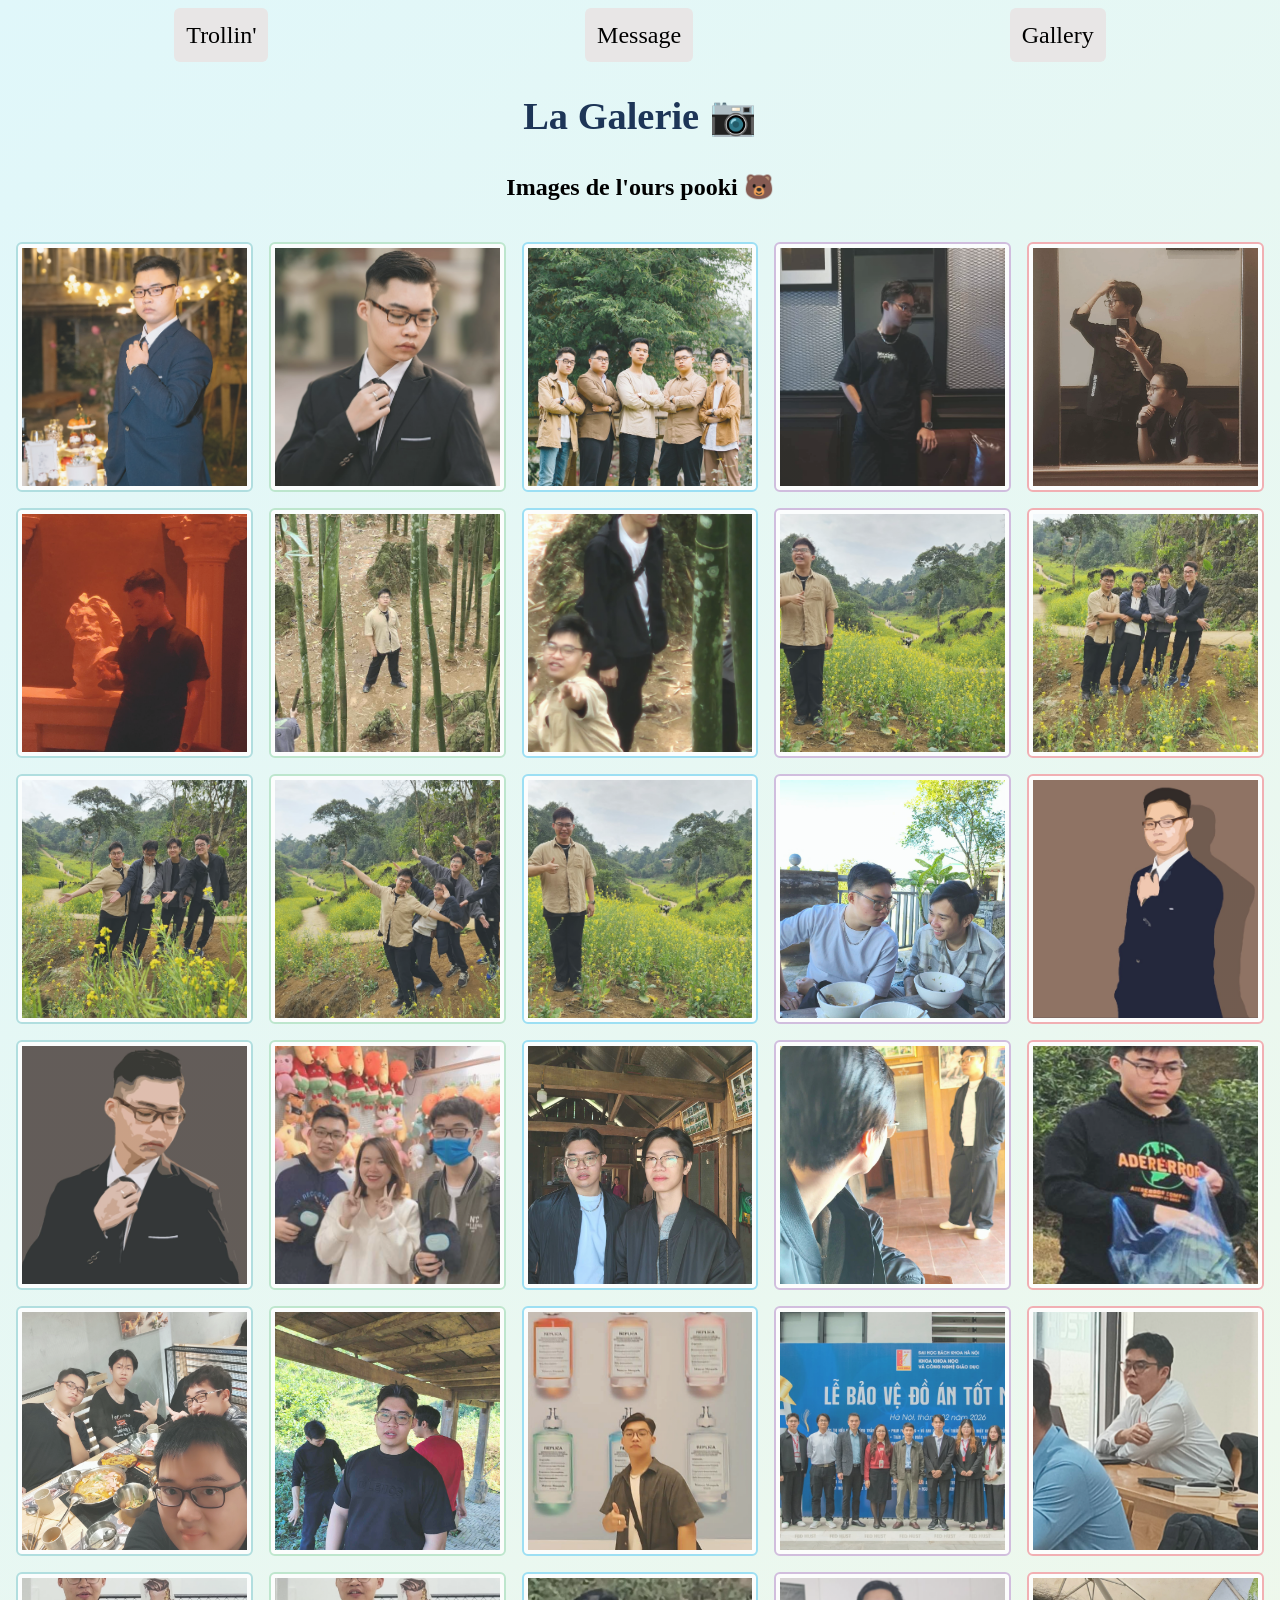
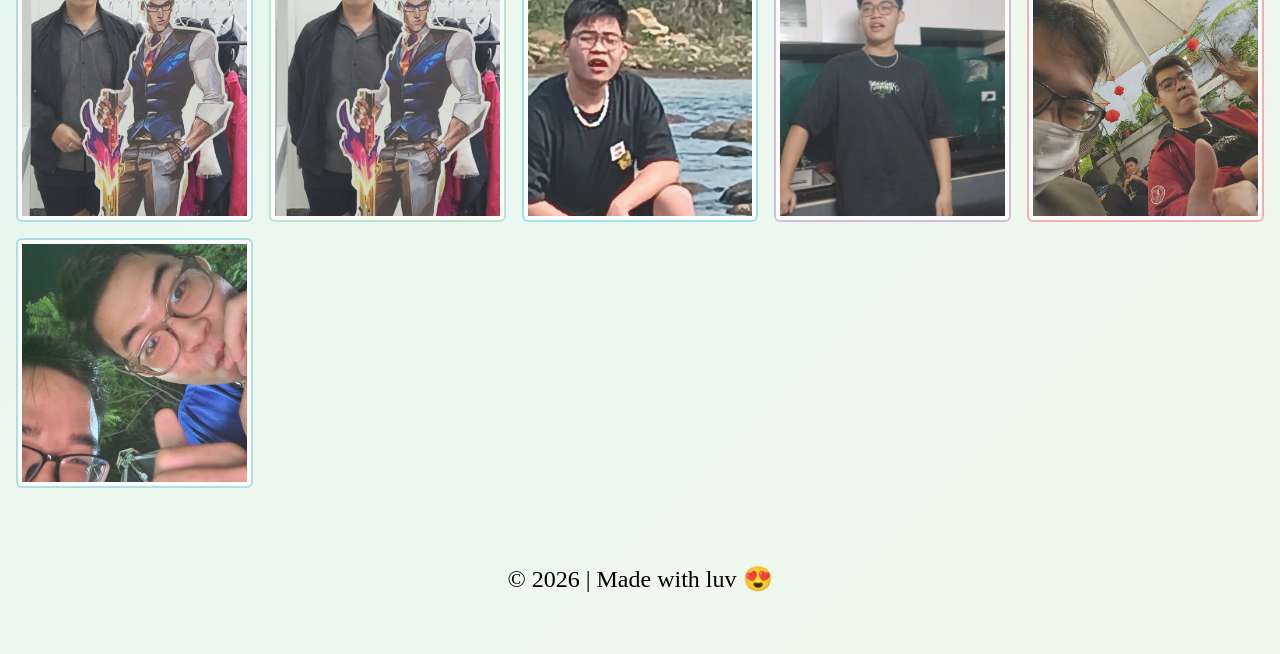
<file: 2. Introduction to CSS3/Final_Project/gallery.html>
<!DOCTYPE html>
<html lang = "en">
<head>
	<meta charset="UTF-8">
	<meta name="viewport" content="width=device-width, initial-scale=1.0">
	<meta http-equiv="X-UA-Compatible" content="ie=edge">
	<title>Gallery</title>
	<link rel="stylesheet" href="assets/stylesheets/gallery.css">
	<link rel="icon" type="image/x-icon" href="assets/images/education.png">
	</head>

<body>

	<header>
		<a href="#main" class="skip_link">Skip to Main Content</a>

		<nav>
		<input type="checkbox" id="nav_toggle">
		<label for="nav_toggle" class="nav_toggle_label">☰ Menu</label>
			<ul>
				<li><a href="index.html">Trollin'</a></li>
				<li><a href="message.html">Message</a></li>
				<li><a href="gallery.html">Gallery</a></li>
			</ul>
		</nav>
	</header>

	<main id="main">
		<h1>La Galerie &#x1F4F7;</h1>
		<h2>Images de l'ours pooki &#x1F43B;</h2>

		<div class="image_collection">

			<img loading="lazy" src="assets/images/businessman.jpg" alt="Dung Vu next to the table">
			<img loading="lazy" src="assets/images/cool_ass_shoot.jpg" alt="Dung Vu in suit and tie">
			<img loading="lazy" src="assets/images/dope_ass_image.jpg" alt="Dung Vu and 4 friends in the bamboo forest">
			<img loading="lazy" src="assets/images/aesthetic_Dung.jpg" alt="Dung Vu posing aesthetically">
			<img loading="lazy" src="assets/images/aesthetic_Dung_Kiet.jpg" alt="Dung Vu and Kiet posing aesthetically">
			<img loading="lazy" src="assets/images/Dung_looking_jaked.jpg" alt="Dung Vu looking jaked in the gallery">

			<img loading="lazy" src="assets/images/Dung_in_the_forest.jpg" alt="Dung Vu posing in the bamboo forest">
			<img loading="lazy" src="assets/images/Dung_throwing_bambo.jpg" alt="Dung Vu throwing bamboo">
			<img loading="lazy" src="assets/images/Dung_in_Yen_Bai.jpg" alt="Dung Vu in the flower field in Yen Bai">
			<img loading="lazy" src="assets/images/Tien_Dung_Huy_Kiet.jpg" alt="Dung Vu, Tien, Huy, Kiet in the flower field in Yen Bai">
			<img loading="lazy" src="assets/images/Tien_Dung_Huy_Kiet_2.jpg" alt="Also Dung Vu, Tien, Huy, Kiet in the flower field in Yen Bai">
			<img loading="lazy" src="assets/images/Tien_Dung_Huy_Kiet_3.jpg" alt="Also Dung Vu, Tien, Huy, Kiet in the flower field in Yen Bai">
			<img loading="lazy" src="assets/images/Dung_in_Yen_Bai_2.jpg" alt="Also Dung Vu in the flower field in Yen Bai">
			<img loading="lazy" src="assets/images/Giang_and_Dung.jpg" alt="Dung Vu and Giang having breakfast in Yen Bai">
			<img loading="lazy" src="assets/images/oil_pict.jpg" alt="Dung Vu oil painting front view">
			<img loading="lazy" src="assets/images/oil_pict_side.jpg" alt="Dung Vu oil painting side view">

			<img loading="lazy" src="assets/images/Dung_and_Huy.jpg" alt="Dung Vu and friends and teacher">
			<img loading="lazy" src="assets/images/Dung_and_Kiet.jpg" alt="Dung Vu and Kiet in wooden house">
			<img loading="lazy" src="assets/images/Dung_and_Kiet_2.jpg" alt="Dung Vu and Kiet in wooden house again">
			<img loading="lazy" src="assets/images/Dung_holding_bag.jpg" alt="Dung Vu holding plastic bag">
			<img loading="lazy" src="assets/images/Dung_Huy_Kiet.jpg" alt="Dung Vu eating hotpot with friends">
			<img loading="lazy" src="assets/images/Dung_Tien_Giang.jpg" alt="Dung Vu in Yen Bai with friends">
			<img loading="lazy" src="assets/images/FB_Avatar.jpg" alt="Dung Vu at workplace">
			<img loading="lazy" src="assets/images/graduation_milestone.jpg" alt="Dung Vu graduation thesis">
			<img loading="lazy" src="assets/images/sleepy_ass.jpg" alt="Dung Vu sleepy in class">
			<img loading="lazy" src="assets/images/Dung_and_Chamber.jpg" alt="Dung Vu next to Chamber figure">
			<img loading="lazy" src="assets/images/Dung_and_Chamber_2.jpg" alt="Dung Vu next to Chamber figure again">
			<img loading="lazy" src="assets/images/Dung_dying_in_stream.jpg" alt="Dung Vu in stream">
			<img loading="lazy" src="assets/images/Dung_in_kitchen.jpg" alt="Dung Vu in kitchen">
			<img loading="lazy" src="assets/images/Tien_and_Dung.jpg" alt="Dung Vu and Tien in cafe">
			<img loading="lazy" src="assets/images/Tien_and_Dung_2.jpg" alt="Dung Vu and Tien outdoors">

		</div>
	</main>

	<footer>
		<p>&copy; 2026 | Made with luv &#128525;</p>
	</footer>

</body>
</html>
</file>
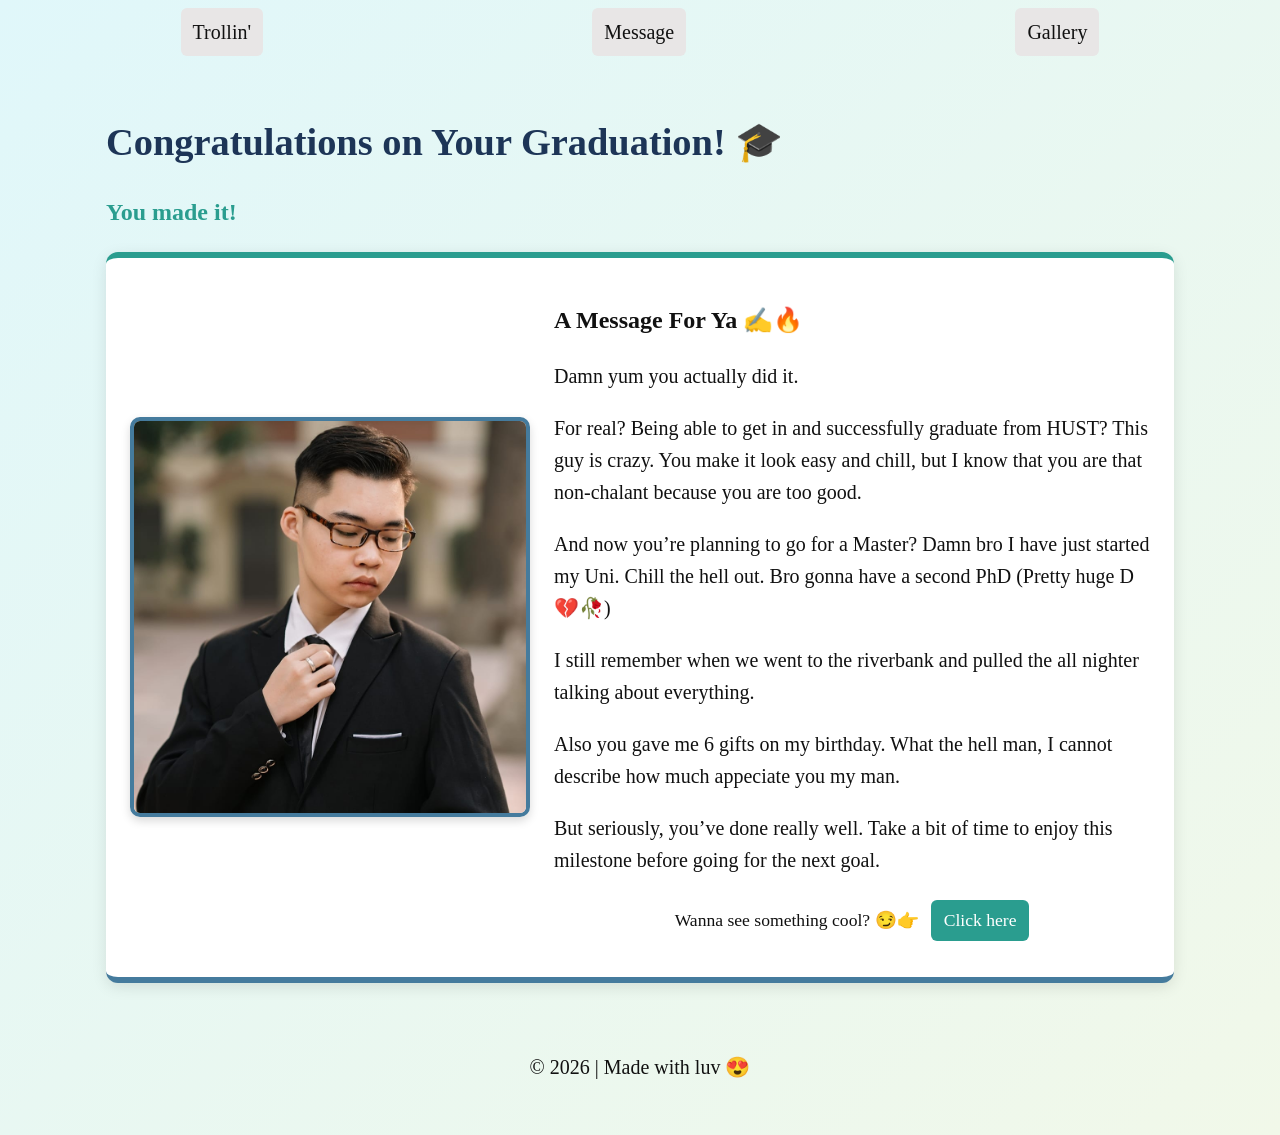
<file: 2. Introduction to CSS3/Final_Project/message.html>
<!DOCTYPE html>
<html lang = "en">
<head>
	<meta charset="UTF-8">
	<meta name="viewport" content="width=device-width, initial-scale=1.0">
	<meta http-equiv="X-UA-Compatible" content="ie=edge">
	<title>Message</title>
	<link rel="stylesheet" href="assets/stylesheets/message.css">
	<link rel="icon" type="image/x-icon" href="assets/images/education.png">
	</head>

<body>

	<header>
		<a href="#main" class = "skip_link">Skip to Main Content</a>
		<nav>
		<input type="checkbox" id="nav_toggle">
		<label for="nav_toggle" class="nav_toggle_label">☰ Menu</label>
			<ul>
				<li><a href="index.html">Trollin'</a></li>
				<li><a href="message.html">Message</a></li>
				<li><a href="gallery.html">Gallery</a></li>
			</ul>
		</nav>
	</header>
	
	<main id = "main">
		<section class="intro">
			<h1>Congratulations on Your Graduation! &#x1F393;</h1>
			<h2 class="subtitle">You made it!</h2>
		</section>

		<section class="message_content">
			<img src="assets/images/cool_ass_shoot.jpg" alt="My friend looking dope in suit and tie">

			<div class="text_container">
				<h2>A Message For Ya &#x270D;&#x1F525;</h2>

				<p>
					Damn yum you actually did it.
				</p>

				<p>
					For real? Being able to get in and successfully graduate from HUST? This guy is crazy. You make it look easy and chill, but I know that you are that non-chalant because you are too good.
				</p>
				
				<p>
					And now you’re planning to go for a Master? Damn bro I have just started my Uni. Chill the hell out. Bro gonna have a second PhD (Pretty huge D &#x1F494;&#x1F940;)
				</p>
				
				<p>
					I still remember when we went to the riverbank and pulled the all nighter talking about everything. 
				</p>
				
				<p>
					Also you gave me 6 gifts on my birthday. What the hell man, I cannot describe how much appeciate you my man.
				</p>

				<p>
					But seriously, you’ve done really well. Take a bit of time to enjoy this milestone before going for the next goal.
				</p>
				<p class="cta_next">
					Wanna see something cool? &#x1F60F;&#x1F449; <a href="gallery.html">Click here</a>
				</p>
			</div>

		</section>
		
		<footer>
			<p>&copy; 2026 | Made with luv &#128525;</i></p>
		</footer>

	</main>
</body>
</html>
</file>
<file: 1. Introduction to HTML5/assets/stylesheets/main.css>
.montserrat
{
  font-family: "Montserrat", sans-serif;
  font-optical-sizing: auto;
  font-style: normal;
}

body
{
	font-family: "Montserrat", sans-serif;
	font-weight: 400;
	font-size: 20px;
}

h1
{
  color: #F54927;
  font-size: 40px;
}

h2
{
	font-size: 30px;
}

.campus_img
{
	text-align: center;
}

.campus_img img
{
	width: 30%;
}

.logo
{
	width: 5vw;
	vertical-align: middle;
}

li
{
	font-height: 2.5;
}
</file>
<file: 5. Web Design for Everybody Capstone/stylesheets/main.css>
/* Modernized reset */
*, *::before, *::after
{
	box-sizing: border-box;
}

*
{
	margin: 0;
	padding: 0;
}

html
{
	scroll-behavior: smooth;
}

body
{
	min-height: 100vh;
	line-height: 1.5;
}

img, picture
{
	display: block;
	max-width: 100%;
	height: auto;
}

ul, ol
{
	list-style: none;
}

a
{
	text-decoration: none;
	color: inherit;
}

h1, h2, h3, h4, h5, h6
{
	line-height: 1.15;
}

button, input, textarea, select
{
	font: inherit;
}

/*Mobile first: 0 - 479px*/
:root
{
	--color_background: #f8fafc;
	--color_surface: #ffffff;
	--color_text: #0f172a;
	--color_text_secondary: #475569;
	--color_border: #cbd5e1;
	--color_accent: #0d9488;
	--color_accent_hover: #0f766e;
	--color_focus: #14b8a6;
}

.inter
{
	font-family: "Inter", sans-serif;
	font-style: normal;
}

html
{
	font-size: 16px;	
}

body
{
	font-family: "Inter", sans-serif;
	background-color: var(--color_background);
	color: var(--color_text);
}

h1
{
	font-size: 2.5em;
}

h2
{
	font-size: 1.5em;
}

h3
{
	font-size: 1.25em;
}

h4
{
	font-size: 1.15em;
}

h5
{
	font-size: 1em;
}

h6
{
	font-size: 0.85em;
}

h1, h2, h3
{
	font-weight: 700;
}

h4, h5
{
	font-weight: 600;
}

h6
{
	font-weight: 500;
}

a
{
	color: var(--color_accent);
}

a:hover
{
	color: var(--color_accent_hover);
}

a:focus-visible,
button:focus-visible
{
	outline: 3px solid var(--color_focus);
	outline-offset: 3px;
}

main section
{
	padding: 5rem 1.5rem;
	max-width: 1000px;
	margin: 0 auto;
}

main section:not(:last-child)
{
	border-bottom: 2px solid rgba(203, 213, 225, 0.5);
}

p 
{
	max-width: 65ch;
}

section article, section div
{
	margin-bottom: 1rem;
}

/*Skip button*/
#skip_link
{
	position: absolute;
	top: -500px;
	left: 1rem;

	padding: 0.8rem 1rem;
	border-radius: 0.5rem;

	background-color: #000;
	color: #fff;

	text-decoration: none;
	font-weight: bold;

	transition: top 0.2s ease;
	z-index: 1000;
}

#skip_link:focus-visible
{
	top: 1rem;
	outline: 3px solid yellow;
	outline-offset: 3px;
}

/*Sticky nav bar*/
#nav_bar
{
	position: sticky;
	top: 0;
	background-color: var(--color_surface);
	border-bottom: 1px solid var(--color_border);
	padding: 1rem;
	display: flex;
	justify-content: space-between;
	align-items: center;
	box-shadow: 0 2px 8px rgba(0,0,0,0.15);
	z-index: 100;
}

#nav_bar.nav_overview
{
	background-color: rgba(15, 23, 42);
	color: white;
}

#nav_bar.nav_overview a
{
	background-color: rgba(15, 23, 42);
	color: white;
}

#nav_bar a.active
{
	color: var(--color_accent);
	font-weight: 600;
}

#nav_bar.nav_overview ul
{
	background-color: rgba(15, 23, 42);
}

#nav_bar.nav_overview li a:hover, #nav_bar.nav_overview li a:focus-visible
{
	color: var(--color_accent);
	background-color: rgba(255, 255, 255, 0.08);
}

.nav_toggle
{
	display: block;
	background: none;
	border: none;
	font-size: 1em;
	cursor: pointer;
	color: var(--color_text);
}

#nav_bar.nav_overview .nav_toggle
{
	color: white;
}

#nav_bar ul
{
	position: absolute;
	display: flex;
	flex-direction: column;
	gap: 0.5rem;
	top: 100%;
	left: 0;
	width: 100%;

	background-color: var(--color_surface);
	border-bottom: 1px solid var(--color_border);

	opacity: 0;
	visibility: hidden;
	transform: translateY(-10px);
	transition:
		opacity 0.2s ease,
		transform 0.2s ease,
		visibility 0.2s ease;
}

#nav_bar ul.active {
	opacity: 1;
	visibility: visible;
	transform: translateY(0);
}

#nav_bar li a
{
	display: block;
	padding: 0.25rem;
}

#nav_bar li a:hover,
#nav_bar li a:focus-visible
{
	background-color: rgba(13, 148, 136, 0.12);
	color: var(--color_accent_hover);
	border-radius: 0.25rem;
}

/*Overview*/
#overview
{
	min-height: 70vh;
	display: flex;
	align-items: center;
	justify-content: center;
	margin-bottom: 2rem;

	padding: 1.5rem;

	position: relative;
	overflow: hidden;
	background-image: url("../images/town_hall_light_rail.jpg") !important;
		background:
		linear-gradient(
			135deg,
			var(--color_surface),
			var(--color_background)
		);
	background-size: cover;
	background-position: center;
	background-repeat: no-repeat;
}

#overview::before, #overview::after
{
	content: "";
	position: absolute;
	width: 420px;
	height: 420px;
	border-radius: 50%;
	filter: blur(70px);
	z-index: 0;
	opacity: 0.18;
}

#overview::after
{
	bottom: -160px;
	right: -160px;
	background: #3b82f6; /* subtle blue complement */
}

#overview section
{
	position: relative;
	z-index: 1;
}

.overview_content
{
	display: flex;
	flex-direction: column;
	gap: 1rem;
}

#overview section
{
	display: flex;
	flex-direction: column;
	align-items: center;
	text-align: center;

	gap: 1.5rem;
	max-width: 700px;
}

#overview img
{
	width: 160px;
	height: 160px;
	object-fit: cover;

	border-radius: 50%;
	border: 3px solid var(--color_border);

	box-shadow: 0 8px 20px rgba(0, 0, 0, 0.1);
}

#overview h1
{
	color: white;
	text-shadow: 2px 2px 2px rgba(0, 0, 0);
	letter-spacing: -0.02em;
}

#overview h2
{
	color: white;
	text-shadow: 2px 2px 2px rgba(0, 0, 0);
	max-width: 500px;
}

/*About Me*/
#about
{
	padding: 4rem 1.5rem;
	background-color: var(--color_background);
	display: grid;
	grid-template-columns: 1fr;
	gap: 2.5rem;
	align-items: start;
	max-width: 1000px;
	margin: 0 auto;
}

#about > h2
{
	grid-column: 1 / -1;
	text-align: center;
	margin-bottom: 2rem;
}

a, button, .about_info
{
	transition:
		color 0.2s ease,
		background-color 0.2s ease,
		transform 0.2s ease,
		box-shadow 0.2s ease;
}

.about_content
{
	display: flex;
	flex-direction: column;
	gap: 1.25rem;
}

.about_content p
{
	line-height: 1.8;
	max-width: 60ch;
	color: var(--color_text_secondary);
}

.about_info
{
	background-color: var(--color_surface);
	border: 1px solid var(--color_border);
	border-radius: 1rem;
	padding: 2rem;

	box-shadow:
		0 8px 20px rgba(15, 23, 42, 0.06),
		0 2px 6px rgba(15, 23, 42, 0.04);

	transition:
		transform 0.25s ease,
		box-shadow 0.25s ease;
}

.about_info:hover {
	transform: translateY(-4px);

	box-shadow:
		0 14px 30px rgba(15, 23, 42, 0.08),
		0 4px 10px rgba(15, 23, 42, 0.05);
}

.about_info dl
{
	display: grid;
	grid-template-columns: 1fr;
	row-gap: 1rem;
}

.about_info dt
{
	font-size: 0.9rem;
	font-weight: 600;
	color: var(--color_text);
	margin-bottom: 0.25rem;
}

.about_info dd
{
	color: var(--color_text_secondary);
	line-height: 1.6;
}

.about_content h3, .about_info h3
{
	margin-bottom: 1rem;
}

.about_info h3::after
{
	content: "";
	display: block;
	width: 80%;
	max-width: 14rem;	
	height: 0.2rem;
	margin-top: 0.6rem;
	border-radius: 999px;
	background-color: var(--color_accent);
}

/*Skills*/
#skills
{
	padding: 4rem 1.5rem;
	max-width: 900px;
	margin: 0 auto;
}

#skills > h2
{
	text-align: center;
	margin-bottom: 2.5rem;
}

#skills ul
{
	display: flex;
	flex-direction: column;
	gap: 2rem;
}

#skills li
{
	display: flex;
	flex-direction: column;
	gap: 0.75rem;
}

.skill_label
{
	display: flex;
	justify-content: space-between;
	align-items: center;
}

.skill_label span
{
	font-size: 0.95em;
	font-weight: 600;
	color: var(--color_text_secondary);
}

.skill_bar
{
	width: 100%;
	height: 0.85rem;

	background-color: var(--color_border);
	border-radius: 999px;
	overflow: hidden;
}

.skill_label span
{
	min-width: 3ch;
	text-align: right;
}

.skill_fill
{
	height: 100%;
	border-radius: inherit;
	background-color: var(--color_accent);

	transform: scaleX(0);
	transform-origin: left;
}

.skill_fill.animate
{
	animation: fillBar 1s ease forwards;
}

@keyframes fillBar
{
	from {
		transform: scaleX(0);
	}
	to {
		transform: scaleX(1);
	}
}

.skill_fill.html
{
	width: 50%;
}

.skill_fill.css
{
	width: 40%;
}

.skill_fill.js
{
	width: 25%;
}

.skill_fill.c
{
	width: 30%;
}

/*Projects*/
#projects
{
	padding: 4rem 1.5rem;
	max-width: 1000px;
	margin: 0 auto;
	
	display: flex;
	flex-direction: column;
	gap: 2rem;
}

#projects > h2
{
	text-align: center;
	margin-bottom: 2.5rem;
}

.project:hover
{
	transform: translateY(-6px);

	box-shadow:
		0 16px 30px rgba(15, 23, 42, 0.08),
		0 4px 10px rgba(15, 23, 42, 0.05);
}

.project figure
{
	position: relative;
	overflow: hidden;
}

.project img
{
	width: 100%;
	height: 220px;
	object-fit: cover;

	transition: transform 0.3s ease;
}

.project:hover img
{
	transform: scale(1.03);
}

.project figcaption
{
	padding: 1rem;
	font-weight: 600;
	border-bottom: 1px solid var(--color_border);
}

.project > p,
.project > ul
{
	padding-inline: 1.25rem;
}

.project > p
{
	margin-top: 1rem;
	color: var(--color_text_secondary);
}

.project ul
{
	display: flex;
	flex-wrap: wrap;
	justify-content: space-around;
	gap: 0.75rem;
	margin-top: 1rem;
	margin-bottom: 1rem;
}

.project ul li
{
	padding: 0.4rem 0.8rem;
	border-radius: 999px;

	background-color: rgba(13, 148, 136, 0.12);
	color: var(--color_accent_hover);

	font-size: 0.9rem;
	font-weight: 600;
}

.project
{
	background-color: var(--color_surface);
	border: 1px solid var(--color_border);
	border-radius: 1rem;
	overflow: hidden;

	box-shadow:
		0 8px 20px rgba(15, 23, 42, 0.06),
		0 2px 6px rgba(15, 23, 42, 0.04);

	transition:
		transform 0.25s ease,
		box-shadow 0.25s ease;
}

.project_links
{
	display: flex;
	justify-content: space-around;
	flex-wrap: wrap;
	gap: 0.75rem;
	

	padding: 1rem 1.25rem 1.5rem;
}

.project_links a
{
	display: inline-flex;
	align-items: center;
	justify-content: center;

	padding: 0.75rem 1.2rem;
	border-radius: 0.6rem;

	background-color: var(--color_accent);
	color: white;
	font-weight: 600;

	transition:
		background-color 0.2s ease,
		transform 0.2s ease;
}

.project_links a:hover, .project_links a:focus-visible
{
	background-color: var(--color_accent_hover);
	transform: translateY(-2px);
}

/*Work Experience*/
#xp
{
	padding: 4rem 1.5rem;
	max-width: 900px;
	margin: 0 auto;
	
	position: relative;
	display: flex;
	flex-direction: column;
	gap: 2rem;
}

#xp > h2
{
	text-align: center;
	margin-bottom: 2.5rem;
}

.job
{
	position: relative;

	padding: 1.5rem 1.5rem 1.5rem 2rem;
	margin-left: 1rem;

	background-color: var(--color_surface);
	border: 1px solid var(--color_border);
	border-radius: 1rem;

	box-shadow:
		0 8px 20px rgba(15, 23, 42, 0.06),
		0 2px 6px rgba(15, 23, 42, 0.04);

	transition:
		transform 0.25s ease,
		box-shadow 0.25s ease;
}

.job:hover
{
	transform: translateY(-4px);

	box-shadow:
		0 14px 30px rgba(15, 23, 42, 0.08),
		0 4px 10px rgba(15, 23, 42, 0.05);
}

.job::before
{
	content: "";
	position: absolute;

	top: 2rem;
	left: -1rem;

	width: 12px;
	height: 12px;

	border-radius: 50%;
	background-color: var(--color_accent);
}

.job::after
{
	content: "";
	position: absolute;

	top: 0;
	left: -0.7rem;

	width: 2px;
	height: 100%;

	background-color: var(--color_border);
}

.job h3
{
	margin-bottom: 0.4rem;
}

.job p:nth-of-type(1)
{
	font-weight: 600;
	color: var(--color_text_secondary);
}

.job p:nth-of-type(2)
{
	font-size: 0.95rem;
	margin: 0.5rem 0 1rem;
	color: var(--color_text_secondary);
}

.job p:last-of-type
{
	line-height: 1.7;
}

.job_achievements
{
	margin-top: 1rem;

	display: flex;
	flex-direction: column;
	gap: 0.75rem;
}

.job_achievements li
{
	position: relative;
	padding-left: 1.25rem;

	line-height: 1.7;
	color: var(--color_text_secondary);
}

.job_achievements li::before
{
	content: "•";
	position: absolute;
	left: 0;
	font-weight: bold;
	color: var(--color_accent);
}

/*Education*/
#education
{
	padding: 4rem 1.5rem;
	max-width: 900px;
	margin: 0 auto;
}

#education > h2
{
	text-align: center;
	margin-bottom: 2.5rem;
}

.uni
{
	background-color: var(--color_surface);
	border: 1px solid var(--color_border);
	border-radius: 1rem;

	padding: 2rem;

	box-shadow:
		0 8px 20px rgba(15, 23, 42, 0.06),
		0 2px 6px rgba(15, 23, 42, 0.04);

	transition:
		transform 0.25s ease,
		box-shadow 0.25s ease;
}

.uni:hover
{
	transform: translateY(-4px);

	box-shadow:
		0 14px 30px rgba(15, 23, 42, 0.08),
		0 4px 10px rgba(15, 23, 42, 0.05);
}

.uni h3
{
	margin-bottom: 0.5rem;
}

.uni p:nth-of-type(1)
{
	font-weight: 600;
	color: var(--color_text_secondary);
}

.uni p:nth-of-type(2)
{
	margin: 0.75rem 0 1rem;
	font-size: 0.95rem;
	color: var(--color_text_secondary);
}

.uni p:last-of-type
{
	line-height: 1.7;
}

/*Footer*/
footer
{
	padding: 3rem 1.5rem;
	margin-top: 2rem;

	background-color: var(--color_surface);
	border-top: 1px solid var(--color_border);
}

footer nav
{
	display: flex;
	justify-content: space-around;
	align-items: center;
	gap: 1.5rem;

	margin-bottom: 1.5rem;
}

footer p
{
	max-width: none;
	text-align: center;
	font-size: 0.95rem;
	color: var(--color_text_secondary);
}

footer nav a
{
	display: flex;
	align-items: center;
	justify-content: center;

	width: clamp(52px, 8vw, 56px);
	height: clamp(52px, 8vw, 56px);
	transition:
		transform 0.25s ease,
		box-shadow 0.25s ease,
		border-color 0.25s ease;
}

footer nav a:hover, footer nav a:focus-visible
{
	transform: translateY(-4px);

	border-color: var(--color_accent);

	box-shadow:
		0 8px 20px rgba(15, 23, 42, 0.08),
		0 4px 10px rgba(15, 23, 42, 0.05);
}

footer nav img
{
	width: clamp(45px, 8vw, 80px);
	height: clamp(45px, 8vw, 80px);
	object-fit: contain;
}

footer p
{
	text-align: center;
	font-size: 0.95rem;
	color: var(--color_text_secondary);
}

/*Dark mode*/
body.dark_mode
{
	--color_background: #0f172a;
	--color_surface: #1e293b;
	--color_text: #f8fafc;
	--color_text_secondary: #cbd5e1;
	--color_border: #334155;
	--color_accent: #14b8a6;
	--color_accent_hover: #2dd4bf;
	--color_focus: #5eead4;
}

.nav_actions
{
	display: flex;
	align-items: center;
	gap: 0.75rem;
}

.theme_toggle
{
	background: none;
	border: 1px solid var(--color_border);
	border-radius: 0.5rem;

	padding: 0.45rem 0.7rem;
	cursor: pointer;

	color: var(--color_text);
	background-color: var(--color_surface);

	transition:
		background-color 0.2s ease,
		transform 0.2s ease,
		border-color 0.2s ease;
}

.theme_toggle:hover, .theme_toggle:focus-visible
{
	transform: translateY(-2px);
	border-color: var(--color_accent);
}

/*Reduced motion*/
@media (prefers-reduced-motion: reduce)
{
	html
	{
		scroll-behavior: auto;
	}

	*
	{
		animation: none !important;
		transition: none !important;
	}
}

/*Responsive*/
@media screen and (min-width: 480px)
{
	/*Navigation*/
	#nav_bar
	{
		padding: 1rem 1.5rem;
	}

	#nav_bar ul
	{
		gap: 0.75rem;
	}

	#nav_bar li a
	{
		padding: 0.5rem;
	}

	.nav_toggle,
	.theme_toggle
	{
		font-size: 1.1rem;
	}

	/*Overview*/
	#overview
	{
		padding: 2rem;
	}

	#overview img
	{
		width: 190px;
		height: 190px;
	}

	#overview section
	{
		gap: 2rem;
	}

	/*About*/
	#about
	{
		padding: 4rem 2rem;
	}

	.about_info
	{
		padding: 2.25rem;
	}

	/*Skills*/
	#skills
	{
		padding: 4rem 2rem;
	}

	.skill_bar
	{
		height: 1rem;
	}

	/*Projects*/
	#projects
	{
		padding: 4rem 2rem;
	}

	.project img
	{
		height: 250px;
	}

	.project_links
	{
		gap: 1rem;
	}

	/*Work Experience*/
	#xp
	{
		padding: 4rem 2rem;
	}

	.job
	{
		padding: 1.75rem 1.75rem 1.75rem 2.25rem;
	}

	/*Education*/
	#education
	{
		padding: 4rem 2rem;
	}

	.uni
	{
		padding: 2.25rem;
	}

	/*Footer*/
	footer
	{
		padding: 3rem 2rem;
	}

	footer nav
	{
		gap: 2rem;
	}
}

@media screen and (min-width: 750px)
{
	/*Navigation*/
	.nav_toggle
	{
		display: none;
	}

	#nav_bar
	{
		padding: 1rem 2rem;
	}

	#nav_bar ul
	{
		position: static;

		flex-direction: row;
		align-items: center;
		gap: 1.25rem;

		width: auto;
		border: none;

		opacity: 1;
		visibility: visible;
		transform: none;

		background: transparent;
	}

	.nav_actions
	{
		display: flex;
		align-items: center;
		gap: 1rem;
	}

	/*Overview*/
	#overview section
	{
		max-width: 800px;
	}

	#overview img
	{
		width: 220px;
		height: 220px;
	}

	/*About*/
	#about
	{
		grid-template-columns: 1fr 1fr;
		gap: 4rem;
	}
	
	.about_info dl
	{
		grid-template-columns: repeat(2, 1fr);
		column-gap: 2rem;
		row-gap: 1.5rem;
	}
	
	.info_item
	{
		display: flex;
		flex-direction: column;
	}
	
	.about_info h3::after
	{
		width: 65%;	
	}

	/*Skills*/
	#skills ul
	{
		display: grid;
		grid-template-columns: 1fr 1fr;
		gap: 2rem 2.5rem;
	}

	/*Projects*/
	#projects
	{
		display: grid;
		grid-template-columns: 1fr 1fr;
		gap: 2rem;
	}

	#projects > h2
	{
		grid-column: 1 / -1;
	}

	.project img
	{
		height: 220px;
	}

	/*Work Experience*/
	#xp
	{
		gap: 2.5rem;
	}

	.job
	{
		margin-left: 2rem;
		padding: 2rem 2rem 2rem 2.5rem;
	}

	.job::before
	{
		left: -1.25rem;
	}

	.job::after
	{
		left: -0.95rem;
	}

	/*Education*/
	.uni
	{
		padding: 2.5rem;
	}

	/*Footer*/
	footer nav
	{
		gap: 2.5rem;
	}
}

@media screen and (min-width: 1024px)
{
	html
	{
		font-size: 20px;
	}
	
	/*Global spacing*/
	main section
	{
		padding: 6rem 2rem;
	}

	/*Navigation*/
	#nav_bar
	{
		padding: 1.25rem 3rem;
	}

	#nav_bar ul
	{
		gap: 2rem;
	}

	/*Overview*/
	#overview
	{
		min-height: 85vh;
		padding: 3rem;
	}
	
	.overview_content
	{
		align-items: flex-start;
	}

	#overview section
	{
		flex-direction: row;
		text-align: left;
		align-items: center;
		justify-content: center;

		gap: 4rem;
		max-width: 1000px;
	}

	#overview img
	{
		width: 260px;
		height: 260px;
		flex-shrink: 0;
	}

	/*About*/
	.about_content p
	{
		max-width: 70ch;
	}

	/*Skills*/
	#skills ul
	{
		gap: 2.5rem 3rem;
	}

	.skill_bar
	{
		height: 1rem;
	}

	/*Projects*/
	#projects
	{
		gap: 2.5rem;
	}

	.project img
	{
		height: 260px;
	}

	.project_links
	{
		padding: 1.25rem 1.5rem 1.75rem;
	}

	/*Work Experience*/
	#xp
	{
		gap: 3rem;
	}

	.job
	{
		padding: 2rem 2.25rem 2rem 2.75rem;
	}

	/*Education*/
	.uni
	{
		padding: 2.75rem;
	}

	/*Footer*/
	footer
	{
		padding: 4rem 2rem;
	}

	footer nav
	{
		gap: 3rem;
	}
}
</file>
<file: 2. Introduction to CSS3/Final_Project/assets/stylesheets/index.css>
.jost {
  font-family: "Jost", "Verdana", "Helvetica", "Arial", "Lucida Console", "Courier New", monospace;
  font-style: normal;
}

body
{
	background-color: #92c9d773;
	font-family: "Jost", sans-serif
}

a
{
	text-decoration: none;
}

.skip_link {
	display: block;
	text-align: center;
	position: absolute;
	top: -500px;
	left: 0;
	background: white;
	color: black;
	padding: 8px;
	font-size: 2vw;
}

.skip_link:focus
{
	position: static;
	display: block;
	top: 0;
}

ul {
  display: flex;
  justify-content: space-around;
  list-style: none;
}

li
{
	display: inline-block;
	font-size: 2vw;
	padding: 0.5vh 0.5vw;
	border-width: 0.5vw;
	border-radius: 5px;
	background-color: #e8e6e6;
}

li:hover {
  background-color: #b2dfdb;
}

h1
{
	text-align: center;
	font-size: 5vw;
	color: #75ba75;
}

h2
{
	text-align: center;
	font-size: 3vw;
	color: #75ba75;
}

h1 img
{
	width: 10%;
	height: 10%;
}

li:active
{
	background-color: #f8f8f6;
}

#prank_button
{
	background-color: #7d77e6;
	border: 0.6vw inset black;
	padding: 2vh 2vw;
	text-align: center;
	display: inline-block;
	font-size: 5vw;
	cursor: pointer;
	font-family: "Jost", "Verdana", "Helvetica", "Arial", "Lucida Console", "Courier New", monospace;
}

#prank_button:active
{
	border: 0.5vw outset black;
}

#prank_zone {
	position: absolute;
	top: 60%;
	left: 50%;
	transform: translate(-50%, -50%);
	transition: transform 0.3s ease;
}

img {
  border: 4px solid #444;
  padding: 6px;
  border-radius: 15px;
  background-color: white;
  box-shadow: 4px 4px 0px #333;
}

#cat {
  transform: rotate(-10deg);
}

#dog {
  transform: rotate(10deg);
}
</file>
<file: 3. Interactivity with JavaScript/Homework_1/assets/gallery.css>
/*Name this external file gallery.css*/
body{
		margin: 2%;
		border: 1px solid black;
		background-color: #b3b3b3;
}

#image{
    line-height:650px;
		width: 575px;
    height: 650px;
		border:5px solid black;
		margin:0 auto;
    background-color: #8e68ff;
    background-image: url('');
    background-repeat: no-repeat;
    color:#FFFFFF;
    text-align: center;
    background-size: 100%;
    margin-bottom:25px;
    font-size: 150%;
}
.preview{
		width:10%;
		margin-left:17%;
    border: 10px solid black;
}
img{
		width:95%;
}
</file>
<file: 4. Advanced Styling with Responsive Design/Final_Project/css/style.css>
.inter
{
  font-family: "Inter", sans-serif;
  font-style: normal;
}

html
{
	font-size: 25px;
}

body {
    background-color: #f3f4f6;
	font-size: 1rem;
	text-align:center;
	font-family: "Inter", sans-serif;
}

main {
    width: min(90%, 1200px);
    margin: 0 auto;
}

h1 {
    font-size: 2em;
	padding: 2rem 1rem;
    text-align: center;
	font-weight: 700;
    letter-spacing: -0.03em;
}

a {
    color: #000;
    text-decoration: none;
    font-family:Arial, sans-serif;
}

p {
   font-size: 1em;
   font-family:Arial, sans-serif;
}

div img
{
	width: 100%;
	aspect-ratio: 1 / 1;
    display:block;
    margin:auto;
	object-fit: cover;
}

figure
{
	width: 100%;
	padding: 1rem;
    border: 2px solid #999;
    background: white;
	box-shadow: 0 4px 12px rgba(0,0,0,0.08);
}

figcaption {
    margin-top: 0.8rem;
    font-weight: 600;
}

footer {
    padding: 2rem;
}

.grid
{
	grid-template-columns: 1fr;
	display: grid;
	gap: 10px;
	justify-items: center;
	text-align: center;
}

@media screen and (min-width: 772px)
{
	html
	{
		font-size: 30px;
	}
	
	.grid
	{
		grid-template-columns: 1fr 1fr;
	}
	
	figure
	{
		width: 80%;
	}

	figure img
	{
		aspect-ratio: 1 / 1;
		height: auto;
		display: block;
		border-radius: 50%;
		object-fit: cover;
	}
	
	.grid figure:last-child
	{
		grid-column: span 2;
	}
}

@media screen and (min-width: 992px)
{
	html
	{
		font-size: 32px;
	}
	
	.grid figure:nth-child(3n) {
		grid-column: span 2;
	}
	
	figure
	{
		width: 50%;
	}
	
	figure img
	{
		border-radius: 0%;
	}
}

@media (prefers-reduced-motion: reduce)
{
	html
	{
		scroll-behavior: auto;
	}	
}

@media (prefers-color-scheme: dark)
{
	body
	{
		background-color: #18191b;
		color: #9ecbff;
	}
	
	a
	{
		color: #9ecbff;
	}
	
	figure
	{
		background-color: #3d3d3d;
		color: #f5e6a8;
		border: 2px solid #999;
	}
}
</file>
<file: 4. Advanced Styling with Responsive Design/Homework_Week_2/Homework_Week_2/assets/css/style.css>
body {
    background-color: #dedede;
}

main
{
	text-align: center;
}

h1 {
    text-align: center;
    font-family: Arial, sans-serif;
    font-size: 32px;
}

a {
    color: #000;
    text-decoration: none;
    font-family: Arial, sans-serif;
}

p {
    font-size: 25px;
    font-family: Arial, sans-serif;
    text-align: center;
}

/* Images scale with their container */
img {
    width: 100%;
    height: auto;
    display: block;
}

/* Mobile-first: one box per row */
div {
    display: block;
    width: 100%;
    margin: 5px auto;
    padding: 2px;
    box-sizing: border-box;
}

@media screen and (min-width: 772px)
{
    div
	{
        width: 45vw;
        display: inline-block;
    }

    img
	{
        max-height: 30vh;
    }
}

@media screen and (min-width: 998px)
{
    div
	{
        width: 30vw;
    }
}
</file>
<file: 2. Introduction to CSS3/Final_Project/assets/stylesheets/gallery.css>
*,
*::before,
*::after {
	box-sizing: border-box;
}

body {
	margin: 0;
	font-family: Georgia, "Times New Roman", serif;
	font-size: 1.5rem;
	line-height: 1.6;
	background: linear-gradient(135deg, #e0f7fa, #f1f8e9);
}

/* =========================
   SKIP LINK
========================= */
.skip_link {
	position: absolute;
	top: -999px;
	left: 0;
	background: white;
	color: black;
	padding: 0.5rem 1rem;
}

.skip_link:focus {
	top: 0;
	position: absolute;
}

/* =========================
   NAVIGATION (DESKTOP)
========================= */
nav {
	position: relative;
	padding: 0.5rem 1rem;
}

#nav_toggle {
	display: none;
}

.nav_toggle_label {
	display: none;
	font-size: 1.25rem;
	background: #e8e6e6;
	padding: 0.5rem 1rem;
	border-radius: 6px;
	cursor: pointer;
}

ul {
	display: flex;
	justify-content: space-around;
	list-style: none;
	margin: 0;
	padding: 0;
}

li {
	background: #e8e6e6;
	padding: 0.5rem 0.75rem;
	border-radius: 6px;
}

li:hover {
	background: #b2dfdb;
}

a {
	text-decoration: none;
	color: inherit;
}

/* =========================
   HEADINGS
========================= */
h1 {
	font-size: clamp(1.8rem, 3vw, 3rem);
	text-align: center;
	color: #1d3557;
	margin: 1rem 0 0.5rem;
}

h2 {
	text-align: center;
	font-size: 1.5rem;
}

/* =========================
   GRID GALLERY
========================= */
.image_collection {
	display: grid;
	grid-template-columns: repeat(5, minmax(150px, 1fr));
	gap: 1rem;
	padding: 1rem;
	max-width: 1400px;
	margin: 0 auto;
}

.image_collection img {
	width: 100%;
	height: 250px;
	object-fit: cover;
	background: white;
	padding: 0.25rem;
	opacity: 0.85;
	border-radius: 6px;
	transition: transform 0.3s ease, box-shadow 0.3s ease, opacity 0.3s ease;
}

/* border cycling */
.image_collection img:nth-child(5n + 1) { border: 2px solid #a8dadc; }
.image_collection img:nth-child(5n + 2) { border: 2px solid #b7e4c7; }
.image_collection img:nth-child(5n + 3) { border: 2px solid #90dbf4; }
.image_collection img:nth-child(5n + 4) { border: 2px solid #cdb4db; }
.image_collection img:nth-child(5n + 5) { border: 2px solid #f3a3a9; }

.image_collection:hover img { opacity: 0.5; }

.image_collection img:hover {
	transform: translateY(-8px) scale(1.05);
	box-shadow: 0 10px 20px rgba(0,0,0,0.15);
	border-color: #2a9d8f;
	opacity: 1;
}

/* =========================
   FOOTER
========================= */
footer {
	text-align: center;
	padding: 2rem 1rem;
}

/* =========================
   RESPONSIVE NAV + GRID
========================= */
@media (max-width: 1024px) {
	.image_collection {
		grid-template-columns: repeat(3, 1fr);
	}
}

@media (max-width: 768px) {

	.nav_toggle_label {
		display: inline-block;
	}

	ul {
		display: none;
		flex-direction: column;
		gap: 0.5rem;
		background: #e8e6e6;
		position: absolute;
		top: 100%;
		left: 0;
		right: 0;
		padding: 1rem;
		border-radius: 8px;
		z-index: 999;
	}

	#nav_toggle:checked + .nav_toggle_label + ul {
		display: flex;
	}

	.image_collection {
		grid-template-columns: repeat(2, 1fr);
	}
}

@media (max-width: 480px) {
	.image_collection {
		grid-template-columns: 1fr;
	}

	.image_collection img {
		height: 220px;
	}
}
</file>
<file: 2. Introduction to CSS3/Final_Project/assets/stylesheets/message.css>
/* =========================
   RESET + BASE
========================= */
*,
*::before,
*::after {
	box-sizing: border-box;
}

body {
	margin: 0;
	font-family: Georgia, "Times New Roman", serif;
	font-size: 1.25rem;
	line-height: 1.6;
	background: linear-gradient(135deg, #e0f7fa, #f1f8e9);
	color: #111;
}

/* =========================
   ACCESSIBILITY
========================= */
.skip_link {
	position: absolute;
	top: -999px;
	left: 0;
	background: white;
	color: black;
	padding: 0.5rem 1rem;
	z-index: 1000;
}

.skip_link:focus {
	top: 0;
	position: absolute;
}

/* =========================
   NAVIGATION
========================= */
nav {
	position: relative;
	padding: 0.5rem 1rem;
}

#nav_toggle {
	display: none;
}

.nav_toggle_label {
	display: none;
	font-size: 1.25rem;
	background: #e8e6e6;
	padding: 0.5rem 1rem;
	border-radius: 6px;
	cursor: pointer;
}

ul {
	display: flex;
	justify-content: space-around;
	list-style: none;
	padding: 0;
	margin: 0;
}

li {
	background-color: #e8e6e6;
	padding: 0.5rem 0.75rem;
	border-radius: 6px;
}

li:hover {
	background-color: #b2dfdb;
}

a {
	text-decoration: none;
	color: inherit;
}

/* =========================
   TYPOGRAPHY
========================= */
h1 {
	font-size: clamp(1.8rem, 3vw, 3rem);
	margin-bottom: 0.5rem;
	color: #1d3557;
}

h2 {
	font-size: 1.5rem;
}

.subtitle {
	color: #2a9d8f;
	font-weight: bold;
}

/* =========================
   LAYOUT
========================= */
main {
	max-width: 1100px;
	margin: 0 auto;
	padding: 1rem;
}

.intro {
	margin-bottom: 1rem;
}

/* Message section */
.message_content {
	display: flex;
	align-items: center;
	justify-content: center;
	gap: 1.5rem;
	padding: 1.5rem;
	background: white;
	border-radius: 12px;
	box-shadow: 0 4px 15px rgba(0,0,0,0.1);
	border-top: 6px solid #2a9d8f;
	border-bottom: 6px solid #457b9d;
}

.message_content img {
	width: 100%;
	max-width: 400px;
	height: auto;
	border: 4px solid #457b9d;
	border-radius: 10px;
	box-shadow: 0 4px 10px rgba(0,0,0,0.15);
}

.text_container {
	max-width: 600px;
}

.text_container p {
	margin-bottom: 0.75rem;
}

/* =========================
   FOOTER
========================= */
footer {
	text-align: center;
	margin-top: 2rem;
	padding: 1rem;
}

.cta_next {
	margin-top: 1.5rem;
	font-size: 1.1rem;
	text-align: center;
}

.cta_next a {
	display: inline-block;
	margin-left: 0.5rem;
	padding: 0.4rem 0.8rem;
	background: #2a9d8f;
	color: white;
	border-radius: 6px;
	text-decoration: none;
	transition: transform 0.2s ease, background 0.2s ease;
}

.cta_next a:hover {
	background: #1f776c;
	transform: scale(1.05);
}

/* =========================
   MOBILE RESPONSIVE NAV
========================= */
@media (max-width: 768px) {

	.nav_toggle_label {
		display: inline-block;
	}

	ul {
		display: none;
		flex-direction: column;
		gap: 0.5rem;
		background: #e8e6e6;
		padding: 1rem;
		border-radius: 8px;
		position: absolute;
		top: 100%;
		left: 0;
		right: 0;
		z-index: 999;
	}

	#nav_toggle:checked + .nav_toggle_label + ul {
		display: flex;
	}

	.message_content {
		flex-direction: column;
		text-align: center;
	}

	.message_content img {
		max-width: 100%;
	}
}
</file>
